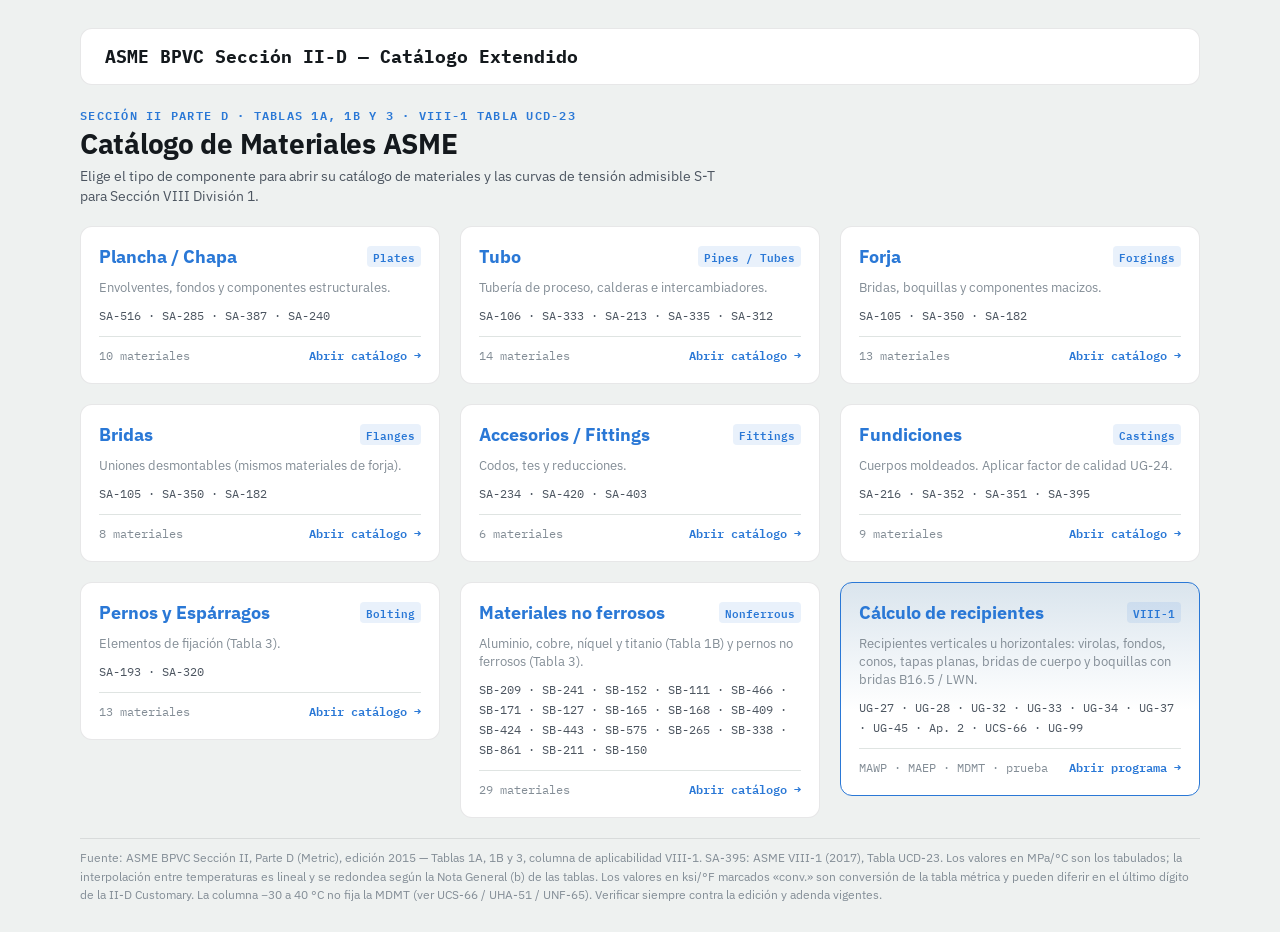
<file: index.html>
<!DOCTYPE html>
<html lang="es">
<head>
<meta charset="UTF-8">
<meta name="viewport" content="width=device-width, initial-scale=1.0">
<title>ASME BPVC Sección II-D — Catálogo de materiales</title>
<link rel="preconnect" href="https://fonts.googleapis.com">
<link rel="preconnect" href="https://fonts.gstatic.com" crossorigin>
<link rel="stylesheet" href="https://fonts.googleapis.com/css2?family=IBM+Plex+Sans:wght@400;500;600;700&family=IBM+Plex+Mono:wght@400;500;600&display=swap">
<link rel="stylesheet" href="asme.css">
</head>
<body>

<div class="wrap">
  <header>
    <div class="brand">ASME BPVC Sección II-D — Catálogo Extendido</div>
  </header>
  <div>
    <div class="eyebrow">Sección II Parte D · Tablas 1A, 1B y 3 · VIII-1 Tabla UCD-23</div>
    <h1>Catálogo de Materiales ASME</h1>
    <div class="sub">Elige el tipo de componente para abrir su catálogo de materiales y las curvas de tensión admisible S-T para Sección VIII División 1.</div>
  </div>
  <div class="grid-materiales" id="hub-grid"></div>
  <footer>
    Fuente: ASME BPVC Sección II, Parte D (Metric), edición 2015 — Tablas 1A, 1B y 3, columna de aplicabilidad VIII-1. SA-395: ASME VIII-1 (2017), Tabla UCD-23.
    Los valores en MPa/°C son los tabulados; la interpolación entre temperaturas es lineal y se redondea según la Nota General (b) de las tablas.
    Los valores en ksi/°F marcados «conv.» son conversión de la tabla métrica y pueden diferir en el último dígito de la II-D Customary.
    La columna −30 a 40 °C no fija la MDMT (ver UCS-66 / UHA-51 / UNF-65). Verificar siempre contra la edición y adenda vigentes.
  </footer>
</div>
<script src="materiales.js"></script>
<script src="asme.js"></script>
</body>
</html>
</file>
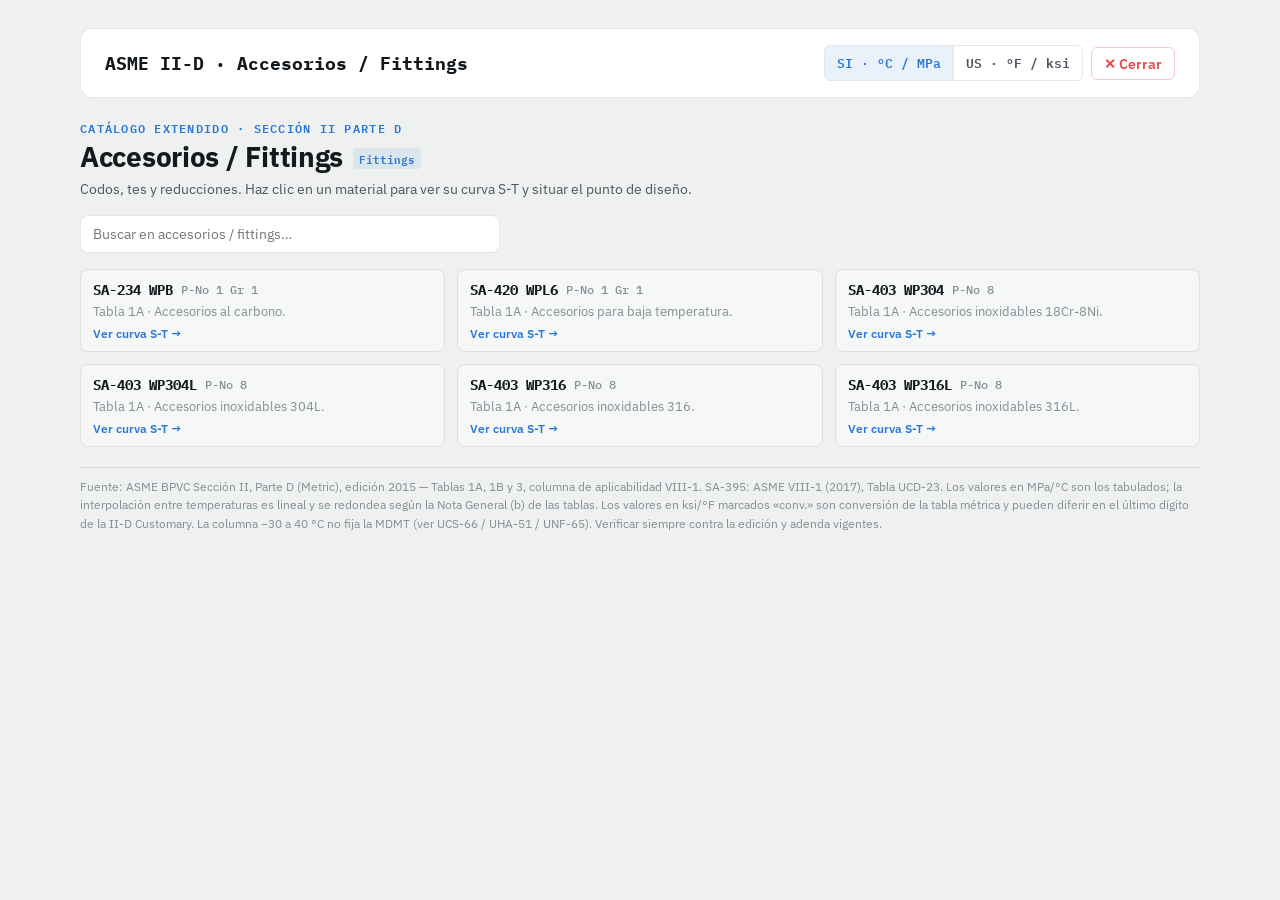
<file: accesorios.html>
<!DOCTYPE html>
<html lang="es">
<head>
<meta charset="UTF-8">
<meta name="viewport" content="width=device-width, initial-scale=1.0">
<title>Accesorios / Fittings — Materiales ASME II-D</title>
<link rel="preconnect" href="https://fonts.googleapis.com">
<link rel="preconnect" href="https://fonts.gstatic.com" crossorigin>
<link rel="stylesheet" href="https://fonts.googleapis.com/css2?family=IBM+Plex+Sans:wght@400;500;600;700&family=IBM+Plex+Mono:wght@400;500;600&display=swap">
<link rel="stylesheet" href="asme.css">
</head>
<body>

<div class="wrap">
  <header>
    <div class="brand">ASME II-D · Accesorios / Fittings</div>
    <nav>
      <span class="units" role="group" aria-label="Sistema de unidades">
        <button id="u-si" class="active" onclick="setUnits('si')">SI · °C / MPa</button>
        <button id="u-us" onclick="setUnits('us')">US · °F / ksi</button>
      </span>
      <button class="btn-cerrar" onclick="cerrarPagina()" title="Cerrar y volver a index.html">✕ Cerrar</button>
    </nav>
  </header>

  <div id="view-catalog" class="catalog-view">
    <div>
      <div class="eyebrow">Catálogo extendido · Sección II Parte D</div>
      <div class="title-row"><h1>Accesorios / Fittings</h1><span class="badge">Fittings</span></div>
      <div class="sub">Codos, tes y reducciones. Haz clic en un material para ver su curva S-T y situar el punto de diseño.</div>
    </div>
    <input class="search" id="search" type="search" placeholder="Buscar en accesorios / fittings…" aria-label="Buscar material">
    <div class="items-grid" id="catalog-grid"></div>
    <div class="empty" id="no-hits" hidden>Ningún material coincide con la búsqueda.</div>
  </div>

  <div id="view-calc" class="calc-view" hidden>
    <div>
      <div class="eyebrow">Accesorios / Fittings · Tensión máxima admisible</div>
      <h1>Punto de diseño sobre la curva S&#8209;T</h1>
      <div class="sub" id="calc-sub"></div>
    </div>
    <div class="pickers">
      <div class="field">
        <label for="sel-mat">Material</label>
        <select id="sel-mat"></select>
      </div>
    </div>
    <div class="card" id="panel"></div>
  </div>

  <footer>
    Fuente: ASME BPVC Sección II, Parte D (Metric), edición 2015 — Tablas 1A, 1B y 3, columna de aplicabilidad VIII-1. SA-395: ASME VIII-1 (2017), Tabla UCD-23.
    Los valores en MPa/°C son los tabulados; la interpolación entre temperaturas es lineal y se redondea según la Nota General (b) de las tablas.
    Los valores en ksi/°F marcados «conv.» son conversión de la tabla métrica y pueden diferir en el último dígito de la II-D Customary.
    La columna −30 a 40 °C no fija la MDMT (ver UCS-66 / UHA-51 / UNF-65). Verificar siempre contra la edición y adenda vigentes.
  </footer>
</div>
<script>window.ASME_PAGE = { cat: 'fittings' };</script>
<script src="materiales.js"></script>
<script src="asme.js"></script>
</body>
</html>
</file>
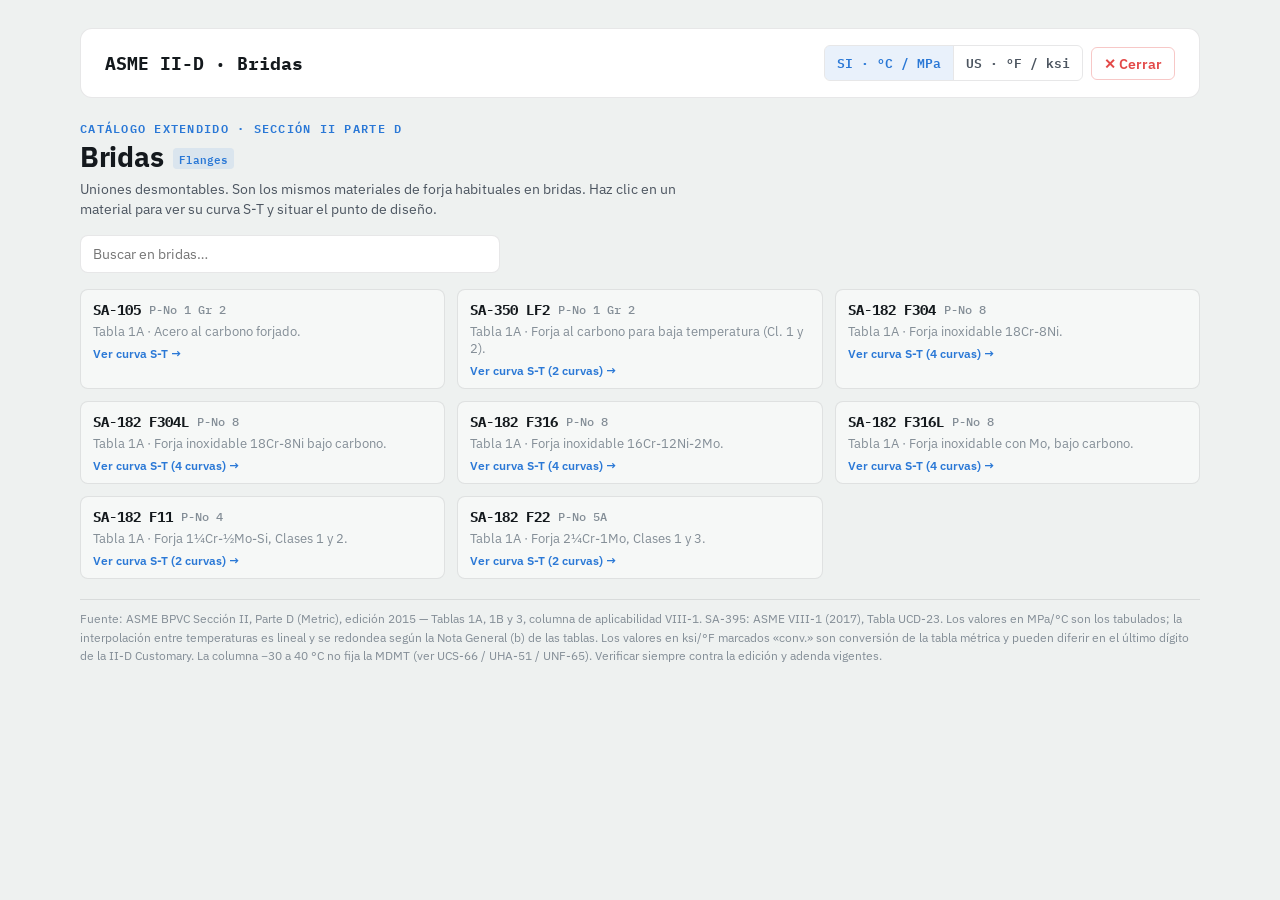
<file: bridas.html>
<!DOCTYPE html>
<html lang="es">
<head>
<meta charset="UTF-8">
<meta name="viewport" content="width=device-width, initial-scale=1.0">
<title>Bridas — Materiales ASME II-D</title>
<link rel="preconnect" href="https://fonts.googleapis.com">
<link rel="preconnect" href="https://fonts.gstatic.com" crossorigin>
<link rel="stylesheet" href="https://fonts.googleapis.com/css2?family=IBM+Plex+Sans:wght@400;500;600;700&family=IBM+Plex+Mono:wght@400;500;600&display=swap">
<link rel="stylesheet" href="asme.css">
</head>
<body>

<div class="wrap">
  <header>
    <div class="brand">ASME II-D · Bridas</div>
    <nav>
      <span class="units" role="group" aria-label="Sistema de unidades">
        <button id="u-si" class="active" onclick="setUnits('si')">SI · °C / MPa</button>
        <button id="u-us" onclick="setUnits('us')">US · °F / ksi</button>
      </span>
      <button class="btn-cerrar" onclick="cerrarPagina()" title="Cerrar y volver a index.html">✕ Cerrar</button>
    </nav>
  </header>

  <div id="view-catalog" class="catalog-view">
    <div>
      <div class="eyebrow">Catálogo extendido · Sección II Parte D</div>
      <div class="title-row"><h1>Bridas</h1><span class="badge">Flanges</span></div>
      <div class="sub">Uniones desmontables. Son los mismos materiales de forja habituales en bridas. Haz clic en un material para ver su curva S-T y situar el punto de diseño.</div>
    </div>
    <input class="search" id="search" type="search" placeholder="Buscar en bridas…" aria-label="Buscar material">
    <div class="items-grid" id="catalog-grid"></div>
    <div class="empty" id="no-hits" hidden>Ningún material coincide con la búsqueda.</div>
  </div>

  <div id="view-calc" class="calc-view" hidden>
    <div>
      <div class="eyebrow">Bridas · Tensión máxima admisible</div>
      <h1>Punto de diseño sobre la curva S&#8209;T</h1>
      <div class="sub" id="calc-sub"></div>
    </div>
    <div class="pickers">
      <div class="field">
        <label for="sel-mat">Material</label>
        <select id="sel-mat"></select>
      </div>
    </div>
    <div class="card" id="panel"></div>
  </div>

  <footer>
    Fuente: ASME BPVC Sección II, Parte D (Metric), edición 2015 — Tablas 1A, 1B y 3, columna de aplicabilidad VIII-1. SA-395: ASME VIII-1 (2017), Tabla UCD-23.
    Los valores en MPa/°C son los tabulados; la interpolación entre temperaturas es lineal y se redondea según la Nota General (b) de las tablas.
    Los valores en ksi/°F marcados «conv.» son conversión de la tabla métrica y pueden diferir en el último dígito de la II-D Customary.
    La columna −30 a 40 °C no fija la MDMT (ver UCS-66 / UHA-51 / UNF-65). Verificar siempre contra la edición y adenda vigentes.
  </footer>
</div>
<script>window.ASME_PAGE = { cat: 'bridas' };</script>
<script src="materiales.js"></script>
<script src="asme.js"></script>
</body>
</html>
</file>
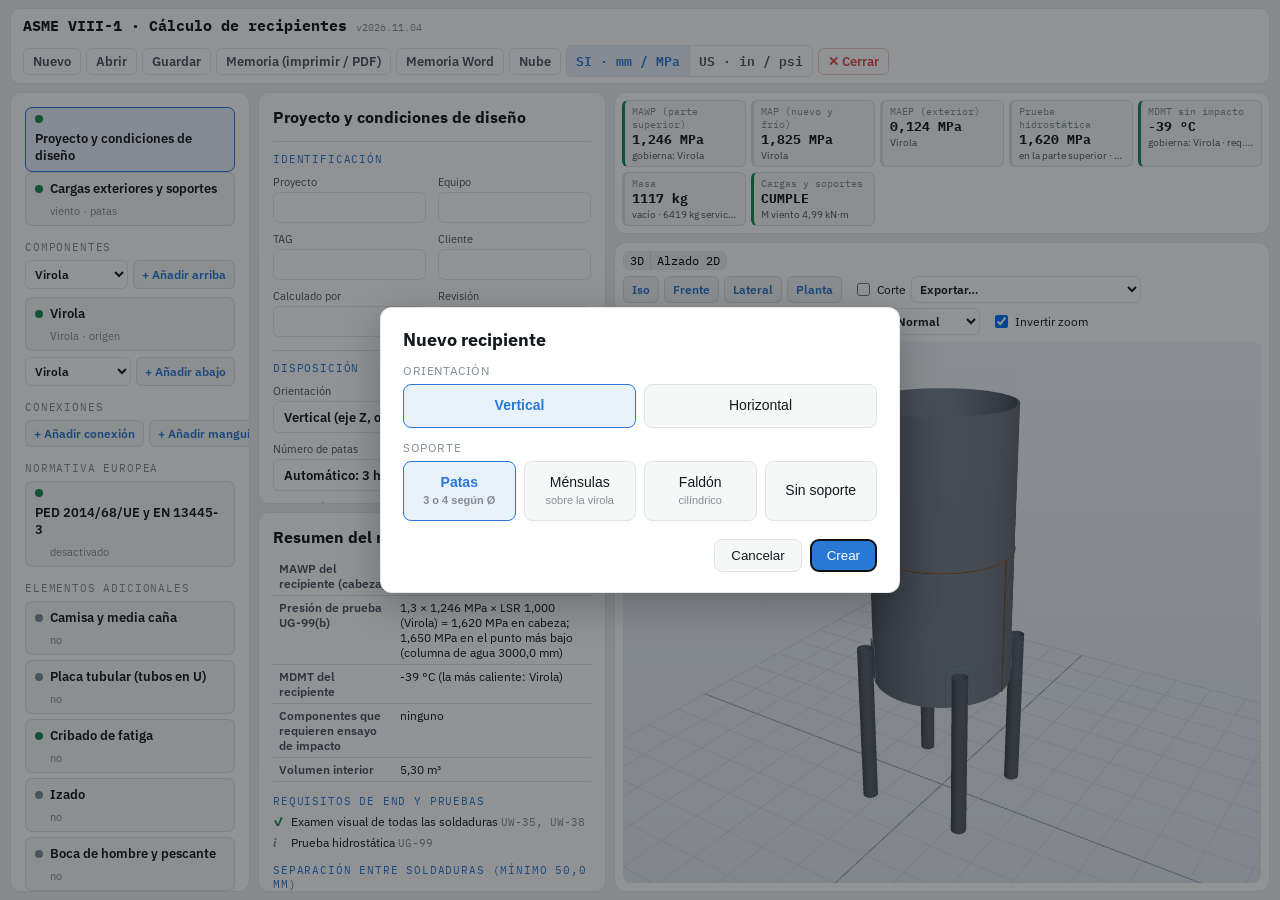
<file: calculo.html>
<!DOCTYPE html>
<html lang="es">
<head>
<meta charset="UTF-8">
<meta http-equiv="Cache-Control" content="no-cache, no-store, must-revalidate">
<meta name="viewport" content="width=device-width, initial-scale=1.0">
<title>Cálculo de recipientes — ASME VIII-1</title>
<link rel="preconnect" href="https://fonts.googleapis.com">
<link rel="preconnect" href="https://fonts.gstatic.com" crossorigin>
<link rel="stylesheet" href="https://fonts.googleapis.com/css2?family=IBM+Plex+Sans:wght@400;500;600;700&family=IBM+Plex+Mono:wght@400;500;600&display=swap">
<link rel="stylesheet" href="asme.css?v=2026.11.04">
<style>
  :root{ --ok:#1a8a55; --ko:#c93a39; --wn:#b5590b; --liq:#2a78d6; }
  @media (prefers-color-scheme: dark){ :root:not([data-theme="light"]){ --ok:#3fbf86; --ko:#e66767; --wn:#f0a959; --liq:#5aa0ee; } }
  .wrap.wide{ max-width:1500px; }
  .app{ display:grid; grid-template-columns: 270px minmax(320px, 1fr) minmax(360px, 1.15fr); gap:14px; align-items:start; }
  @media (max-width:1100px){ .app{ grid-template-columns: 1fr; } }
  .panel{ background:var(--card); border:1px solid var(--border); border-radius:12px; padding:14px; min-width:0; }
  .panel + .panel{ margin-top:14px; }
  .tree-h{ font-family:"IBM Plex Mono",monospace; font-size:10.5px; letter-spacing:.08em; text-transform:uppercase; color:var(--ink-mute); margin:14px 0 6px; }
  .node{ display:flex; align-items:center; gap:7px; width:100%; text-align:left; background:var(--card-2); border:1px solid var(--border); border-radius:7px;
    padding:7px 9px; font:inherit; font-size:13px; font-weight:600; color:var(--ink); cursor:pointer; flex-wrap:wrap; }
  .node small{ width:100%; padding-left:15px; font-weight:400; font-size:11px; color:var(--ink-mute); }
  .node.on{ border-color:var(--accent); background:var(--accent-wash); }
  .node-row{ display:flex; gap:4px; margin-bottom:5px; }
  .node-row .node{ flex:1; }
  .del{ border:1px solid var(--border); background:var(--card-2); color:var(--ink-mute); border-radius:7px; cursor:pointer; width:28px; }
  .del:hover{ color:var(--ko); border-color:var(--ko); }
  .dot{ width:8px; height:8px; border-radius:50%; background:var(--ink-mute); flex-shrink:0; }
  .dot.ok{ background:var(--ok); } .dot.ko{ background:var(--ko); }
  .addrow{ display:flex; gap:5px; margin:6px 0 8px; }
  .addrow select{ flex:1; min-width:0; font-size:12px; padding:5px; }
  .btn{ background:var(--card-2); border:1px solid var(--border); color:var(--accent); font:inherit; font-size:12.5px; font-weight:600; border-radius:6px; padding:6px 10px; cursor:pointer; white-space:nowrap; }
  .btn:hover{ border-color:var(--accent); background:var(--accent-wash); }
  .btn.sm{ font-size:11.5px; padding:5px 8px; }
  .ed-title{ font-weight:700; font-size:16px; margin-bottom:10px; display:flex; align-items:center; gap:8px; flex-wrap:wrap; }
  .fields{ display:grid; grid-template-columns: repeat(2, minmax(0,1fr)); gap:9px 12px; }
  @media (max-width:560px){ .fields{ grid-template-columns:1fr; } }
  .fld{ display:flex; flex-direction:column; gap:3px; min-width:0; }
  .fld.wide, .f-h, .f-info{ grid-column:1 / -1; }
  .fld label{ font-size:11px; color:var(--ink-2); }
  .fld label span{ color:var(--ink-mute); font-family:"IBM Plex Mono",monospace; font-size:10.5px; }
  .fld input[type=number], .fld input[type=text]{ font-family:"IBM Plex Mono",monospace; font-size:13px; padding:6px 8px; border:1px solid var(--border); border-radius:6px; background:var(--card); color:var(--ink); width:100%; }
  .fld select{ font-size:12.5px; padding:6px; }
  .fld select + select{ margin-top:4px; }
  .fld.chk{ flex-direction:row; align-items:center; gap:7px; }
  .fld.chk label{ font-size:12px; color:var(--ink); }
  .f-h{ font-family:"IBM Plex Mono",monospace; font-size:10.5px; letter-spacing:.08em; text-transform:uppercase; color:var(--accent); border-top:1px solid var(--hairline); padding-top:10px; margin-top:4px; }
  .f-note, .f-info{ font-size:11px; color:var(--ink-mute); line-height:1.4; }
  .tiles{ display:grid; grid-template-columns: repeat(auto-fill, minmax(150px,1fr)); gap:8px; }
  .tile{ background:var(--card-2); border:1px solid var(--border); border-radius:8px; padding:8px 10px; border-left:3px solid var(--border); }
  .tile.good{ border-left-color:var(--ok); } .tile.bad{ border-left-color:var(--ko); }
  .tl{ font-size:10.5px; color:var(--ink-mute); font-family:"IBM Plex Mono",monospace; }
  .tv{ font-family:"IBM Plex Mono",monospace; font-weight:700; font-size:16px; margin-top:2px; }
  .ts{ font-size:10.5px; color:var(--ink-2); margin-top:2px; line-height:1.3; }
  #sketch{ width:100%; height:auto; max-height:620px; display:block; }
  #sketch .axis{ stroke:var(--ink-mute); stroke-dasharray:8 3 2 3; stroke-width:1; }
  #sketch .wall{ fill:var(--accent-wash); stroke:var(--ink-2); stroke-width:1.2; cursor:pointer; }
  #sketch .wall.on{ fill:rgba(42,120,214,.35); stroke:var(--accent); stroke-width:2; }
  #sketch .wall.bad{ stroke:var(--ko); }
  #sketch .noz{ fill:var(--card-2); stroke:var(--ink-2); stroke-width:1.2; cursor:pointer; }
  #sketch .noz.on{ stroke:var(--accent); stroke-width:2; fill:var(--accent-wash); }
  #sketch .noz.bad{ stroke:var(--ko); }
  #sketch .fl{ stroke:var(--ink-2); stroke-width:3; }
  #sketch .tick{ stroke:var(--grid); stroke-width:1; stroke-dasharray:2 3; }
  #sketch .dim, #sketch .nzt, #sketch .axl, #sketch .liqt{ fill:var(--ink-mute); font-family:"IBM Plex Mono",monospace; font-size:10px; }
  #sketch .nzt{ fill:var(--ink); font-weight:600; }
  #sketch .axl{ font-weight:700; fill:var(--accent); font-size:12px; }
  #sketch .orig{ fill:var(--point); }
  #sketch .liq{ stroke:var(--liq); stroke-dasharray:6 3; stroke-width:1.5; }
  #sketch .liqt{ fill:var(--liq); }
  #v3d{ width:100%; height:600px; border-radius:8px; background:linear-gradient(#f4f6f9,#e3e8ee); overflow:hidden; cursor:grab; }
  @media (prefers-color-scheme: dark){ :root:not([data-theme="light"]) #v3d{ background:linear-gradient(#1d232b,#11151a); } }
  .ndlg{ position:fixed; inset:0; background:rgba(10,14,18,.45); display:flex; align-items:center; justify-content:center; z-index:1000; } .ndlg[hidden]{ display:none; }
  .ndlg-box{ background:var(--card); color:var(--ink); border:1px solid var(--border); border-radius:12px; padding:20px 22px; width:min(520px, calc(100vw - 32px)); box-shadow:0 12px 40px rgba(0,0,0,.25); }
  .ndlg-box h2{ margin:0 0 12px; font-size:18px; } .ndlg-l{ font-size:12px; color:var(--ink-mute); margin:12px 0 6px; text-transform:uppercase; letter-spacing:.05em; }
  .ndlg-row{ display:grid; grid-template-columns:repeat(auto-fit, minmax(110px, 1fr)); gap:8px; }
  .ndlg-row button{ padding:12px 8px; border:1px solid var(--hairline); border-radius:8px; background:var(--card-2); color:var(--ink); cursor:pointer; font-size:14px; line-height:1.25; } .ndlg-row button small{ display:block; font-size:11px; color:var(--ink-mute); margin-top:3px; }
  .ndlg-row button.on{ border-color:var(--accent); background:var(--accent-wash); color:var(--accent); font-weight:600; }
  .ndlg-f{ display:flex; justify-content:flex-end; gap:8px; margin-top:18px; } .ndlg-f button{ padding:8px 16px; border-radius:8px; border:1px solid var(--hairline); background:var(--card-2); color:var(--ink); cursor:pointer; } .ndlg-f .pri{ background:var(--accent); border-color:var(--accent); color:#fff; }
  .vbar{ display:flex; gap:6px; align-items:center; flex-wrap:wrap; margin-bottom:6px; } #vtools{ display:inline-flex; gap:5px; align-items:center; flex-wrap:wrap; } .vbar select.smsel{ width:auto; max-width:230px; } .vbar .vchk{ display:inline-flex; gap:4px; align-items:center; white-space:nowrap; } .vbar .units button{ font-size:12px; } .vchk{ font-size:12px; margin-left:6px; } .smsel{ font-size:11.5px; padding:4px; } .smst{ font-size:11px; color:var(--ink-mute); max-width:380px; overflow:hidden; text-overflow:ellipsis; white-space:nowrap; display:inline-block; } .xm{ font-size:11px; color:var(--ink-2); display:flex; gap:5px; align-items:center; margin-top:4px; }
  #sketch .seam{ stroke:#b86b2c; stroke-width:2; } #sketch .seam.back{ stroke-dasharray:5 4; stroke-width:1.2; } #sketch .seamt{ fill:#b86b2c; }
  #sketch .fln{ fill:var(--card-2); stroke:var(--ink-2); stroke-width:1.2; }
  #sketch .sup{ fill:var(--card-2); stroke:var(--ink-mute); stroke-width:1.1; }
  #sketch .ground{ stroke:var(--ink-2); stroke-width:2; }
  #sketch .bolt{ stroke:var(--ink-2); stroke-width:2; }
  td.okc{ color:var(--ok); font-weight:700; } td.koc{ color:var(--ko); font-weight:700; }
  .fld textarea{ font-family:"IBM Plex Mono",monospace; font-size:12px; padding:6px 8px; border:1px solid var(--border); border-radius:6px; background:var(--card); color:var(--ink); width:100%; resize:vertical; }
  .checks{ list-style:none; padding:0; margin:6px 0; display:flex; flex-direction:column; gap:4px; }
  .checks li{ font-size:12px; line-height:1.4; padding-left:18px; position:relative; }
  .checks li::before{ position:absolute; left:0; top:0; font-weight:700; }
  .checks li.ok::before{ content:"✓"; color:var(--ok); } .checks li.ko::before{ content:"✕"; color:var(--ko); }
  .checks li.warn::before{ content:"!"; color:var(--wn); } .checks li.info::before{ content:"i"; color:var(--ink-mute); font-style:italic; }
  .checks li.ko{ color:var(--ko); }
  .ref{ font-family:"IBM Plex Mono",monospace; font-size:10.5px; color:var(--ink-mute); }
  .st-h{ font-family:"IBM Plex Mono",monospace; font-size:10.5px; letter-spacing:.08em; text-transform:uppercase; color:var(--accent); margin:12px 0 4px; }
  table.steps, table.kv{ width:100%; border-collapse:collapse; font-size:11.5px; }
  table.steps th, table.steps td, table.kv th, table.kv td{ border-bottom:1px solid var(--hairline); padding:4px 6px; text-align:left; vertical-align:top; }
  table.steps th{ font-family:"IBM Plex Mono",monospace; font-size:10px; color:var(--ink-mute); font-weight:600; }
  table.steps td.num{ font-family:"IBM Plex Mono",monospace; white-space:nowrap; text-align:right; }
  table.kv th{ width:38%; color:var(--ink-2); font-weight:600; }
  .pill{ font-family:"IBM Plex Mono",monospace; font-size:10.5px; padding:2px 7px; border-radius:4px; }
  .pill.ok{ background:rgba(26,138,85,.14); color:var(--ok); } .pill.ko{ background:rgba(201,58,57,.14); color:var(--ko); }
  .bad{ color:var(--ko); }
  #memoria{ display:none; }
  /* ---------- página de trabajo a pantalla completa, sin desplazamiento general ---------- */
  @media (min-width:1101px){
    body.calcpage{ padding:0; height:100vh; overflow:hidden; }
    body.calcpage .wrap.wide{ max-width:none; height:100vh; padding:8px 10px; gap:8px; }
    body.calcpage header{ padding:6px 12px; border-radius:9px; flex:0 0 auto; }
    body.calcpage header .brand{ font-size:.95rem; }
    body.calcpage nav{ gap:5px; } body.calcpage nav button{ font-size:.8rem; padding:4px 9px; }
    body.calcpage .app{ flex:1 1 auto; min-height:0; grid-template-columns:240px minmax(340px,.9fr) minmax(460px,1.7fr); gap:8px; align-items:stretch; }
    body.calcpage .app > aside, body.calcpage .app > section{ min-height:0; height:100%; }
    body.calcpage #tree{ overflow:auto; }
    body.calcpage .app > section{ display:flex; flex-direction:column; gap:8px; }
    body.calcpage .app > section > .panel{ margin-top:0; }
    body.calcpage #editor{ flex:1 1 52%; min-height:120px; overflow:auto; }
    body.calcpage #result{ flex:1 1 48%; min-height:120px; overflow:auto; }
    body.calcpage .app > section:last-child > .panel:first-child{ flex:0 0 auto; padding:7px; max-height:30%; overflow:auto; }
    body.calcpage #viewer{ flex:1 1 auto; min-height:0; display:flex; flex-direction:column; padding:8px; }
    body.calcpage #v3d{ flex:1 1 auto; height:auto; min-height:200px; position:relative; }
    body.calcpage #v3d canvas{ position:absolute; inset:0; }
    body.calcpage #sketch{ flex:1 1 auto; min-height:0; max-height:none; height:100%; }
    body.calcpage .vhelp{ display:none; }
  }
  .tiles{ grid-template-columns:repeat(auto-fill, minmax(118px,1fr)); gap:5px; }
  .tile{ padding:4px 7px; border-radius:6px; }
  .tl{ font-size:9.5px; } .tv{ font-size:13px; margin-top:0; } .ts{ font-size:9.5px; line-height:1.25; white-space:nowrap; overflow:hidden; text-overflow:ellipsis; }
  #warns .checks{ margin:4px 0 0; } #warns .checks li{ font-size:11px; }
  .tw{ overflow-x:auto; } table.steps.wide{ min-width:860px; } table.steps.wide td{ white-space:normal; }
  @media print{ table.steps.wide{ min-width:0; } }
  .plano svg{ border:1px solid var(--border); border-radius:6px; }
  #result table.steps td{ word-break:break-word; }
  .m-cover .m-t{ font-size:22px; font-weight:700; } .m-cover .m-s{ font-size:13px; margin:4px 0 14px; }
  .m-cover table{ width:100%; border-collapse:collapse; margin:8px 0; } .m-cover th, .m-cover td{ border:1px solid #999; padding:4px 6px; text-align:left; font-size:11px; }
  .m-cover th{ background:#eef2f7; width:16%; } .m-st{ font-weight:700; margin-top:12px; } .m-sign tr.sg td{ height:46px; } .m-toc{ font-size:11.5px; } .m-toc ol{ font-size:10.5px; }
  @media print{
    @page{ size:A4; margin:14mm 12mm; }
    body{ background:#fff; color:#000; padding:0; }
    .wrap > *:not(#memoria){ display:none !important; }
    #memoria{ display:block; font-size:10.5px; color:#000; }
    #memoria h2{ font-size:14px; margin:16px 0 6px; border-bottom:1.5px solid #000; padding-bottom:3px; }
    #memoria h3{ font-size:12px; margin:12px 0 4px; break-after:avoid; }
    #memoria table{ break-inside:auto; } #memoria tr{ break-inside:avoid; }
    #memoria .m-cover{ break-after:page; } #memoria h2{ break-before:auto; }
    #memoria .m-head{ display:flex; justify-content:space-between; border-bottom:2px solid #000; padding-bottom:6px; }
    #memoria .m-t{ font-weight:700; font-size:15px; } #memoria .m-s{ font-size:12px; margin-top:3px; } #memoria .m-r{ text-align:right; font-size:10px; }
    #memoria .m-sk{ text-align:center; margin:8px 0; display:flex; gap:8px; justify-content:center; align-items:center; } #memoria img.m3d{ max-height:330px; max-width:60%; } #memoria svg.msk .fln{ fill:#fff; stroke:#333; } #memoria svg.msk{ max-height:330px; width:auto; max-width:100%; }
    #memoria svg.msk .wall{ fill:#e8f0fb; stroke:#333; } #memoria svg.msk .noz{ fill:#fff; stroke:#333; } #memoria svg.msk text{ fill:#333; font-family:monospace; font-size:10px; }
    #memoria svg.msk .axis{ stroke:#888; stroke-dasharray:8 3 2 3; } #memoria svg.msk .tick{ stroke:#ccc; stroke-dasharray:2 3; } #memoria svg.msk .fl{ stroke:#333; stroke-width:3; } #memoria svg.msk .liq{ stroke:#2a78d6; stroke-dasharray:6 3; } #memoria svg.msk .sup{ fill:#eee; stroke:#555; } #memoria svg.msk .ground, #memoria svg.msk .bolt{ stroke:#333; stroke-width:2; }
    #memoria .ref{ color:#444; } #memoria .checks li.ko{ color:#000; font-weight:700; }
    #memoria table.steps th, #memoria table.steps td, #memoria table.kv th, #memoria table.kv td{ border-bottom:1px solid #bbb; color:#000; }
  }
</style>
</head>
<body class="calcpage">
<div class="wrap wide">
  <header>
    <div class="brand">ASME VIII-1 · Cálculo de recipientes <span style="font-size:10px;color:var(--ink-mute);font-weight:400">v2026.11.04</span></div>
    <nav>
      <button onclick="APP.nuevo()">Nuevo</button>
      <button onclick="APP.abrir()">Abrir</button>
      <button onclick="APP.guardar()">Guardar</button>
      <button onclick="APP.memoria()">Memoria (imprimir / PDF)</button>
      <button onclick="APP.docx()">Memoria Word</button>
      <button onclick="APP.nube()">Nube</button>
      <span class="units" role="group" aria-label="Sistema de unidades">
        <button id="u-si" onclick="APP.setUnits('si')">SI · mm / MPa</button>
        <button id="u-us" onclick="APP.setUnits('us')">US · in / psi</button>
      </span>
      <button class="btn-cerrar" onclick="APP.cerrar()" title="Cerrar y volver a index.html">✕ Cerrar</button>
    </nav>
  </header>

  <div id="nuevoDlg" class="ndlg" hidden>
    <div class="ndlg-box" role="dialog" aria-modal="true" aria-labelledby="ndlg-t">
      <h2 id="ndlg-t">Nuevo recipiente</h2>
      <div class="ndlg-l">Orientación</div>
      <div class="ndlg-row" id="ndlg-or">
        <button type="button" data-o="V" class="on">Vertical</button>
        <button type="button" data-o="H">Horizontal</button>
      </div>
      <div class="ndlg-l">Soporte</div>
      <div class="ndlg-row" id="ndlg-sp"></div>
      <div class="ndlg-f"><button type="button" id="ndlg-x">Cancelar</button><button type="button" id="ndlg-ok" class="pri">Crear</button></div>
    </div>
  </div>
  <input type="file" id="file" accept=".json,application/json" hidden>

  <div class="app">
    <aside class="panel" id="tree"></aside>
    <section>
      <div class="panel" id="editor"></div>
      <div class="panel" id="result"></div>
    </section>
    <section>
      <div class="panel">
        <div class="tiles" id="summary"></div>
        <div id="warns"></div>
      </div>
      <div class="panel" id="viewer">
        <div class="vbar">
          <span class="units" role="group" aria-label="Vista"><button id="bt3d" onclick="APP.view('v3d')">3D</button><button id="bt2d" onclick="APP.view('2d')">Alzado 2D</button></span>
          <span id="vtools"><button class="btn sm" onclick="APP.fit()">Iso</button><button class="btn sm" onclick="APP.fit('front')">Frente</button><button class="btn sm" onclick="APP.fit('side')">Lateral</button><button class="btn sm" onclick="APP.fit('top')">Planta</button>
          <label class="vchk"><input type="checkbox" onchange="APP.clip(this.checked)"> Corte</label>
          <select id="exsel" class="smsel" onchange="APP.exportCAD(this.value)" title="Exportar el modelo">
            <option value="">Exportar…</option>
            <option value="step">STEP AP214 · ensamblaje B-rep (.stp)</option>
            <option value="inv">Inventor · regla iLogic → .iam + .ipt</option>
            <option value="sw">SolidWorks · macro VBA → .sldasm + .sldprt</option>
            <option value="stl">STL · malla (.stl)</option>
            <option value="dxf2">DXF 2D · alzado por capas (.dxf)</option>
            <option value="dxf3">DXF 3D · mallas 3DFACE (.dxf)</option>
          </select>
          <label class="vchk" title="Tipo de soporte del recipiente">Soporte <select id="supsel" class="smsel" onchange="APP.setSupport(this.value)"></select></label>
          <button class="btn sm" onclick="APP.sm()" title="Conectar un ratón 3D 3Dconnexion (WebHID, Chrome/Edge)">Ratón 3D</button>
          <select id="smsens" class="smsel" onchange="APP.smSens(this.value)" title="Sensibilidad del ratón 3D"><option value="0.5">Lenta</option><option value="1">Normal</option><option value="2">Rápida</option><option value="4">Muy rápida</option></select>
          <label class="vchk"><input type="checkbox" id="sminv" onchange="APP.smInv(this.checked)"> Invertir zoom</label>
          <span id="smst" class="smst"></span></span>
        </div>
        <div id="v3d" aria-label="Visor 3D del recipiente"></div>
        <svg id="sketch" viewBox="0 0 380 560" role="img" aria-label="Esquema del recipiente"></svg>
        <div class="f-note vhelp">3D: arrastrar para girar, rueda para zoom, botón derecho para desplazar; clic en una pieza para seleccionarla. Ratón 3D (SpaceMouse): empujar/tirar acerca y aleja, desplazar mueve la vista, inclinar/girar rota; botón 1 = Iso, botón 2 = Frente. Exportar CAD: Inventor → Herramientas › iLogic › Explorador de iLogic › Reglas externas › Añadir regla externa y Ejecutar; SolidWorks → Herramientas › Macro › Nueva, en el editor VBA Archivo › Importar archivo (.bas) y ejecutar Main. Se crean en Documentos\\TAG.</div>
      </div>
    </section>
  </div>


  <div id="memoria"></div>
</div>
<script src="materiales.js?v=2026.11.04"></script>
<script src="normas.js?v=2026.11.04"></script>
<script src="motor.js?v=2026.11.04"></script>
<script src="lib/three.min.js"></script>
<script src="lib/OrbitControls.js"></script>
<script src="visor3d.js?v=2026.11.04"></script>
<script src="export3d.js?v=2026.11.04"></script>
<script src="plano.js?v=2026.11.04"></script>
<script src="docx.js?v=2026.11.04"></script>
<script src="nube.js?v=2026.11.04"></script>
<script src="calc-ext.js?v=2026.11.04"></script>
<script src="calculo.js?v=2026.11.04"></script>
</body>
</html>
</file>
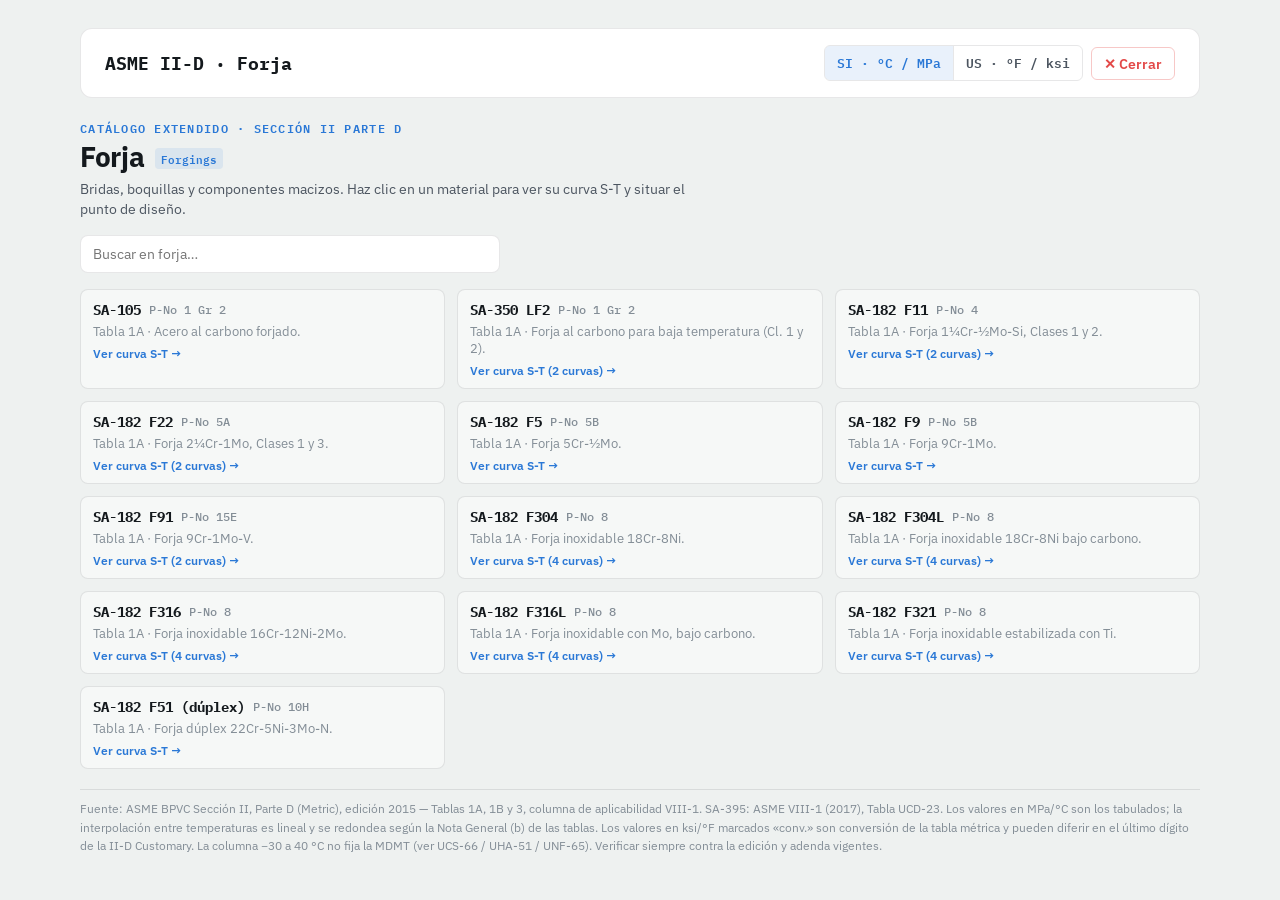
<file: forja.html>
<!DOCTYPE html>
<html lang="es">
<head>
<meta charset="UTF-8">
<meta name="viewport" content="width=device-width, initial-scale=1.0">
<title>Forja — Materiales ASME II-D</title>
<link rel="preconnect" href="https://fonts.googleapis.com">
<link rel="preconnect" href="https://fonts.gstatic.com" crossorigin>
<link rel="stylesheet" href="https://fonts.googleapis.com/css2?family=IBM+Plex+Sans:wght@400;500;600;700&family=IBM+Plex+Mono:wght@400;500;600&display=swap">
<link rel="stylesheet" href="asme.css">
</head>
<body>

<div class="wrap">
  <header>
    <div class="brand">ASME II-D · Forja</div>
    <nav>
      <span class="units" role="group" aria-label="Sistema de unidades">
        <button id="u-si" class="active" onclick="setUnits('si')">SI · °C / MPa</button>
        <button id="u-us" onclick="setUnits('us')">US · °F / ksi</button>
      </span>
      <button class="btn-cerrar" onclick="cerrarPagina()" title="Cerrar y volver a index.html">✕ Cerrar</button>
    </nav>
  </header>

  <div id="view-catalog" class="catalog-view">
    <div>
      <div class="eyebrow">Catálogo extendido · Sección II Parte D</div>
      <div class="title-row"><h1>Forja</h1><span class="badge">Forgings</span></div>
      <div class="sub">Bridas, boquillas y componentes macizos. Haz clic en un material para ver su curva S-T y situar el punto de diseño.</div>
    </div>
    <input class="search" id="search" type="search" placeholder="Buscar en forja…" aria-label="Buscar material">
    <div class="items-grid" id="catalog-grid"></div>
    <div class="empty" id="no-hits" hidden>Ningún material coincide con la búsqueda.</div>
  </div>

  <div id="view-calc" class="calc-view" hidden>
    <div>
      <div class="eyebrow">Forja · Tensión máxima admisible</div>
      <h1>Punto de diseño sobre la curva S&#8209;T</h1>
      <div class="sub" id="calc-sub"></div>
    </div>
    <div class="pickers">
      <div class="field">
        <label for="sel-mat">Material</label>
        <select id="sel-mat"></select>
      </div>
    </div>
    <div class="card" id="panel"></div>
  </div>

  <footer>
    Fuente: ASME BPVC Sección II, Parte D (Metric), edición 2015 — Tablas 1A, 1B y 3, columna de aplicabilidad VIII-1. SA-395: ASME VIII-1 (2017), Tabla UCD-23.
    Los valores en MPa/°C son los tabulados; la interpolación entre temperaturas es lineal y se redondea según la Nota General (b) de las tablas.
    Los valores en ksi/°F marcados «conv.» son conversión de la tabla métrica y pueden diferir en el último dígito de la II-D Customary.
    La columna −30 a 40 °C no fija la MDMT (ver UCS-66 / UHA-51 / UNF-65). Verificar siempre contra la edición y adenda vigentes.
  </footer>
</div>
<script>window.ASME_PAGE = { cat: 'forja' };</script>
<script src="materiales.js"></script>
<script src="asme.js"></script>
</body>
</html>
</file>
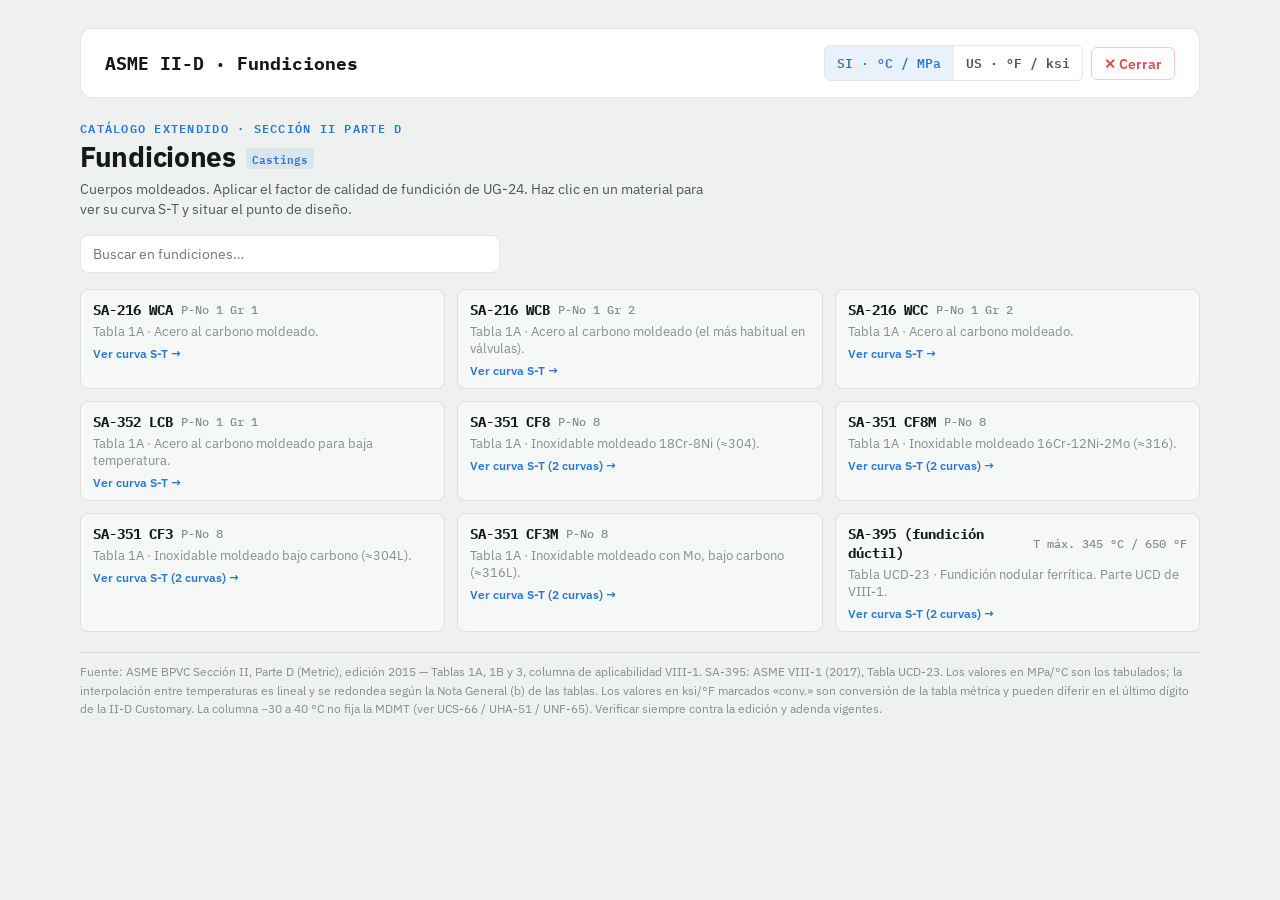
<file: fundiciones.html>
<!DOCTYPE html>
<html lang="es">
<head>
<meta charset="UTF-8">
<meta name="viewport" content="width=device-width, initial-scale=1.0">
<title>Fundiciones — Materiales ASME II-D</title>
<link rel="preconnect" href="https://fonts.googleapis.com">
<link rel="preconnect" href="https://fonts.gstatic.com" crossorigin>
<link rel="stylesheet" href="https://fonts.googleapis.com/css2?family=IBM+Plex+Sans:wght@400;500;600;700&family=IBM+Plex+Mono:wght@400;500;600&display=swap">
<link rel="stylesheet" href="asme.css">
</head>
<body>

<div class="wrap">
  <header>
    <div class="brand">ASME II-D · Fundiciones</div>
    <nav>
      <span class="units" role="group" aria-label="Sistema de unidades">
        <button id="u-si" class="active" onclick="setUnits('si')">SI · °C / MPa</button>
        <button id="u-us" onclick="setUnits('us')">US · °F / ksi</button>
      </span>
      <button class="btn-cerrar" onclick="cerrarPagina()" title="Cerrar y volver a index.html">✕ Cerrar</button>
    </nav>
  </header>

  <div id="view-catalog" class="catalog-view">
    <div>
      <div class="eyebrow">Catálogo extendido · Sección II Parte D</div>
      <div class="title-row"><h1>Fundiciones</h1><span class="badge">Castings</span></div>
      <div class="sub">Cuerpos moldeados. Aplicar el factor de calidad de fundición de UG-24. Haz clic en un material para ver su curva S-T y situar el punto de diseño.</div>
    </div>
    <input class="search" id="search" type="search" placeholder="Buscar en fundiciones…" aria-label="Buscar material">
    <div class="items-grid" id="catalog-grid"></div>
    <div class="empty" id="no-hits" hidden>Ningún material coincide con la búsqueda.</div>
  </div>

  <div id="view-calc" class="calc-view" hidden>
    <div>
      <div class="eyebrow">Fundiciones · Tensión máxima admisible</div>
      <h1>Punto de diseño sobre la curva S&#8209;T</h1>
      <div class="sub" id="calc-sub"></div>
    </div>
    <div class="pickers">
      <div class="field">
        <label for="sel-mat">Material</label>
        <select id="sel-mat"></select>
      </div>
    </div>
    <div class="card" id="panel"></div>
  </div>

  <footer>
    Fuente: ASME BPVC Sección II, Parte D (Metric), edición 2015 — Tablas 1A, 1B y 3, columna de aplicabilidad VIII-1. SA-395: ASME VIII-1 (2017), Tabla UCD-23.
    Los valores en MPa/°C son los tabulados; la interpolación entre temperaturas es lineal y se redondea según la Nota General (b) de las tablas.
    Los valores en ksi/°F marcados «conv.» son conversión de la tabla métrica y pueden diferir en el último dígito de la II-D Customary.
    La columna −30 a 40 °C no fija la MDMT (ver UCS-66 / UHA-51 / UNF-65). Verificar siempre contra la edición y adenda vigentes.
  </footer>
</div>
<script>window.ASME_PAGE = { cat: 'fundicion' };</script>
<script src="materiales.js"></script>
<script src="asme.js"></script>
</body>
</html>
</file>
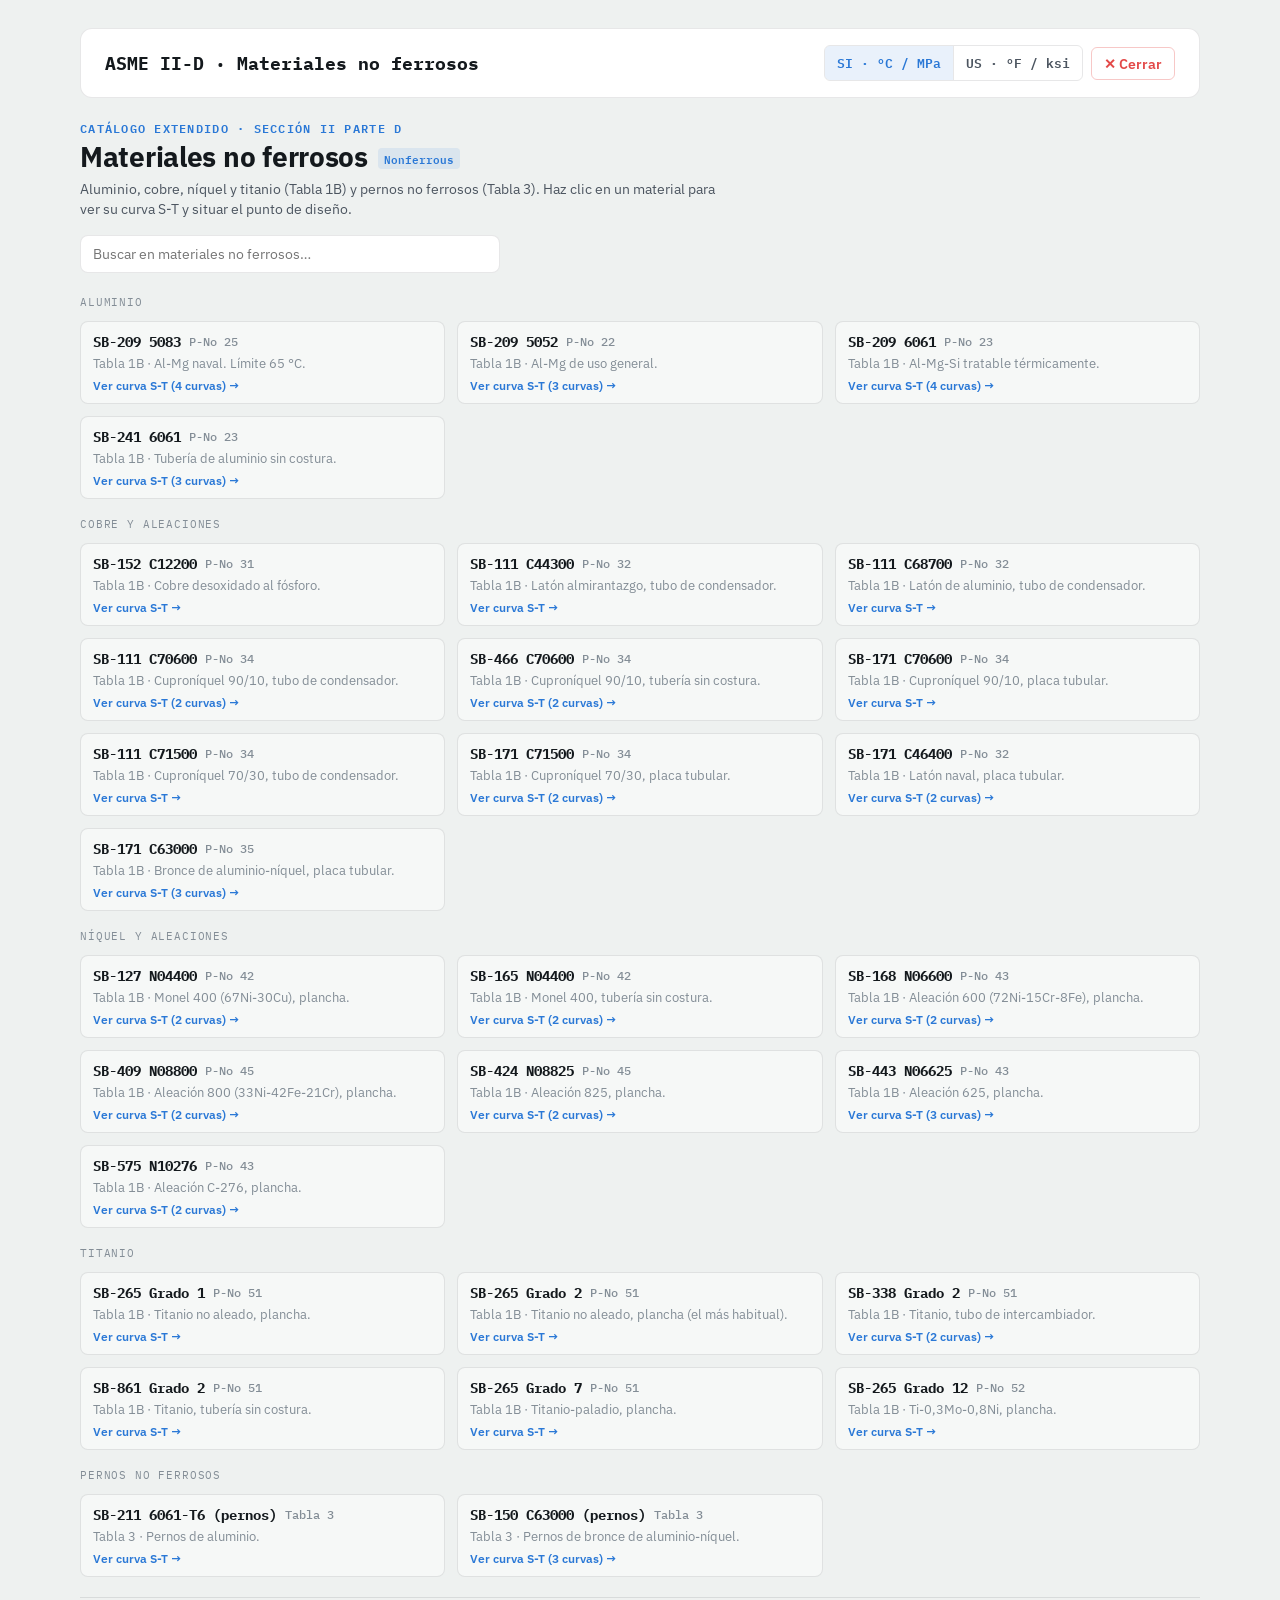
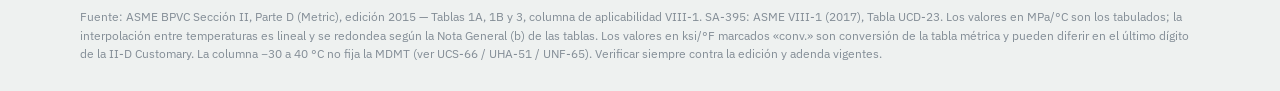
<file: no-ferrosos.html>
<!DOCTYPE html>
<html lang="es">
<head>
<meta charset="UTF-8">
<meta name="viewport" content="width=device-width, initial-scale=1.0">
<title>Materiales no ferrosos — Materiales ASME II-D</title>
<link rel="preconnect" href="https://fonts.googleapis.com">
<link rel="preconnect" href="https://fonts.gstatic.com" crossorigin>
<link rel="stylesheet" href="https://fonts.googleapis.com/css2?family=IBM+Plex+Sans:wght@400;500;600;700&family=IBM+Plex+Mono:wght@400;500;600&display=swap">
<link rel="stylesheet" href="asme.css">
</head>
<body>

<div class="wrap">
  <header>
    <div class="brand">ASME II-D · Materiales no ferrosos</div>
    <nav>
      <span class="units" role="group" aria-label="Sistema de unidades">
        <button id="u-si" class="active" onclick="setUnits('si')">SI · °C / MPa</button>
        <button id="u-us" onclick="setUnits('us')">US · °F / ksi</button>
      </span>
      <button class="btn-cerrar" onclick="cerrarPagina()" title="Cerrar y volver a index.html">✕ Cerrar</button>
    </nav>
  </header>

  <div id="view-catalog" class="catalog-view">
    <div>
      <div class="eyebrow">Catálogo extendido · Sección II Parte D</div>
      <div class="title-row"><h1>Materiales no ferrosos</h1><span class="badge">Nonferrous</span></div>
      <div class="sub">Aluminio, cobre, níquel y titanio (Tabla 1B) y pernos no ferrosos (Tabla 3). Haz clic en un material para ver su curva S-T y situar el punto de diseño.</div>
    </div>
    <input class="search" id="search" type="search" placeholder="Buscar en materiales no ferrosos…" aria-label="Buscar material">
    <div class="items-grid" id="catalog-grid"></div>
    <div class="empty" id="no-hits" hidden>Ningún material coincide con la búsqueda.</div>
  </div>

  <div id="view-calc" class="calc-view" hidden>
    <div>
      <div class="eyebrow">Materiales no ferrosos · Tensión máxima admisible</div>
      <h1>Punto de diseño sobre la curva S&#8209;T</h1>
      <div class="sub" id="calc-sub"></div>
    </div>
    <div class="pickers">
      <div class="field">
        <label for="sel-mat">Material</label>
        <select id="sel-mat"></select>
      </div>
    </div>
    <div class="card" id="panel"></div>
  </div>

  <footer>
    Fuente: ASME BPVC Sección II, Parte D (Metric), edición 2015 — Tablas 1A, 1B y 3, columna de aplicabilidad VIII-1. SA-395: ASME VIII-1 (2017), Tabla UCD-23.
    Los valores en MPa/°C son los tabulados; la interpolación entre temperaturas es lineal y se redondea según la Nota General (b) de las tablas.
    Los valores en ksi/°F marcados «conv.» son conversión de la tabla métrica y pueden diferir en el último dígito de la II-D Customary.
    La columna −30 a 40 °C no fija la MDMT (ver UCS-66 / UHA-51 / UNF-65). Verificar siempre contra la edición y adenda vigentes.
  </footer>
</div>
<script>window.ASME_PAGE = { cat: 'noferrosos' };</script>
<script src="materiales.js"></script>
<script src="asme.js"></script>
</body>
</html>
</file>
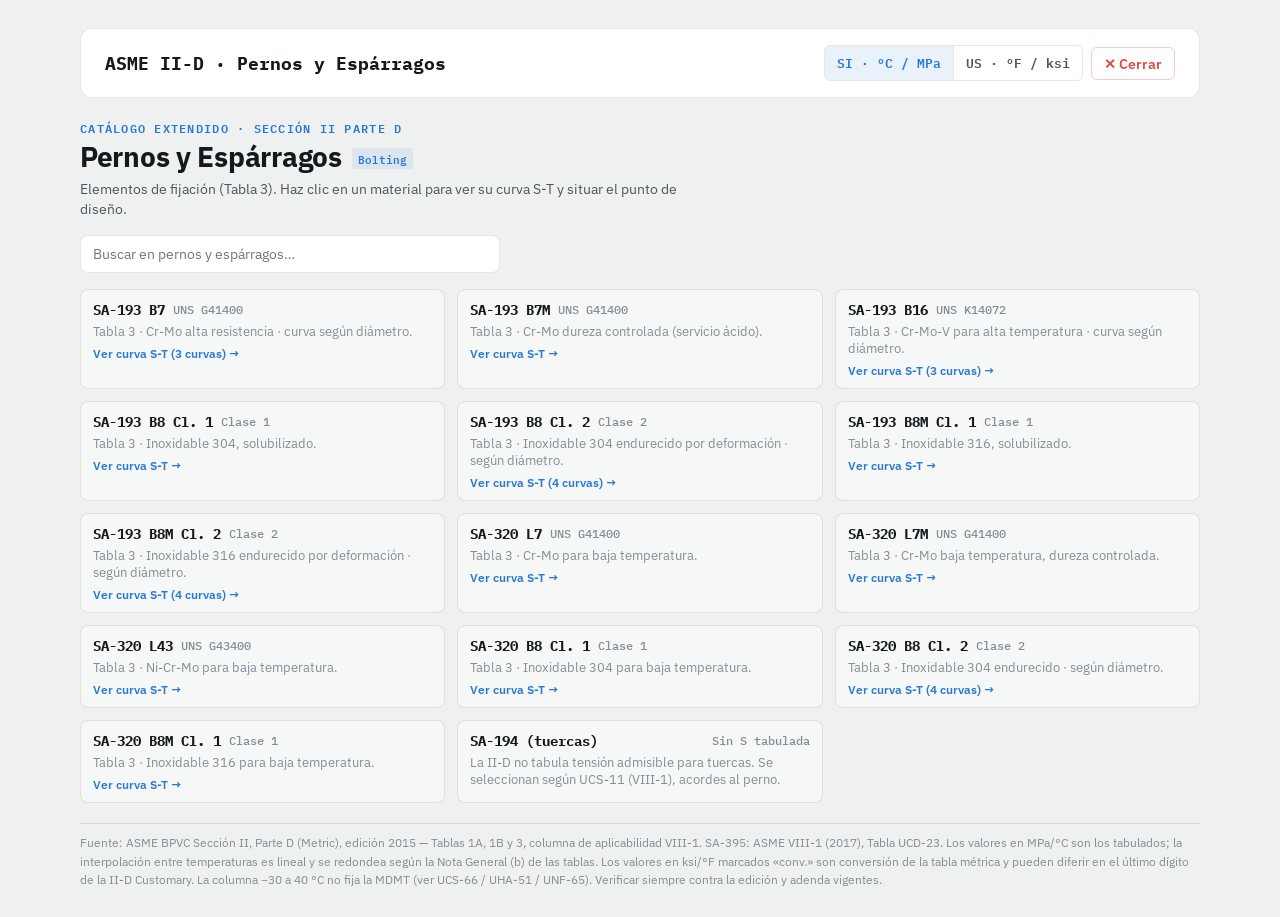
<file: pernos.html>
<!DOCTYPE html>
<html lang="es">
<head>
<meta charset="UTF-8">
<meta name="viewport" content="width=device-width, initial-scale=1.0">
<title>Pernos y Espárragos — Materiales ASME II-D</title>
<link rel="preconnect" href="https://fonts.googleapis.com">
<link rel="preconnect" href="https://fonts.gstatic.com" crossorigin>
<link rel="stylesheet" href="https://fonts.googleapis.com/css2?family=IBM+Plex+Sans:wght@400;500;600;700&family=IBM+Plex+Mono:wght@400;500;600&display=swap">
<link rel="stylesheet" href="asme.css">
</head>
<body>

<div class="wrap">
  <header>
    <div class="brand">ASME II-D · Pernos y Espárragos</div>
    <nav>
      <span class="units" role="group" aria-label="Sistema de unidades">
        <button id="u-si" class="active" onclick="setUnits('si')">SI · °C / MPa</button>
        <button id="u-us" onclick="setUnits('us')">US · °F / ksi</button>
      </span>
      <button class="btn-cerrar" onclick="cerrarPagina()" title="Cerrar y volver a index.html">✕ Cerrar</button>
    </nav>
  </header>

  <div id="view-catalog" class="catalog-view">
    <div>
      <div class="eyebrow">Catálogo extendido · Sección II Parte D</div>
      <div class="title-row"><h1>Pernos y Espárragos</h1><span class="badge">Bolting</span></div>
      <div class="sub">Elementos de fijación (Tabla 3). Haz clic en un material para ver su curva S-T y situar el punto de diseño.</div>
    </div>
    <input class="search" id="search" type="search" placeholder="Buscar en pernos y espárragos…" aria-label="Buscar material">
    <div class="items-grid" id="catalog-grid"></div>
    <div class="empty" id="no-hits" hidden>Ningún material coincide con la búsqueda.</div>
  </div>

  <div id="view-calc" class="calc-view" hidden>
    <div>
      <div class="eyebrow">Pernos y Espárragos · Tensión máxima admisible</div>
      <h1>Punto de diseño sobre la curva S&#8209;T</h1>
      <div class="sub" id="calc-sub"></div>
    </div>
    <div class="pickers">
      <div class="field">
        <label for="sel-mat">Material</label>
        <select id="sel-mat"></select>
      </div>
    </div>
    <div class="card" id="panel"></div>
  </div>

  <footer>
    Fuente: ASME BPVC Sección II, Parte D (Metric), edición 2015 — Tablas 1A, 1B y 3, columna de aplicabilidad VIII-1. SA-395: ASME VIII-1 (2017), Tabla UCD-23.
    Los valores en MPa/°C son los tabulados; la interpolación entre temperaturas es lineal y se redondea según la Nota General (b) de las tablas.
    Los valores en ksi/°F marcados «conv.» son conversión de la tabla métrica y pueden diferir en el último dígito de la II-D Customary.
    La columna −30 a 40 °C no fija la MDMT (ver UCS-66 / UHA-51 / UNF-65). Verificar siempre contra la edición y adenda vigentes.
  </footer>
</div>
<script>window.ASME_PAGE = { cat: 'pernos' };</script>
<script src="materiales.js"></script>
<script src="asme.js"></script>
</body>
</html>
</file>
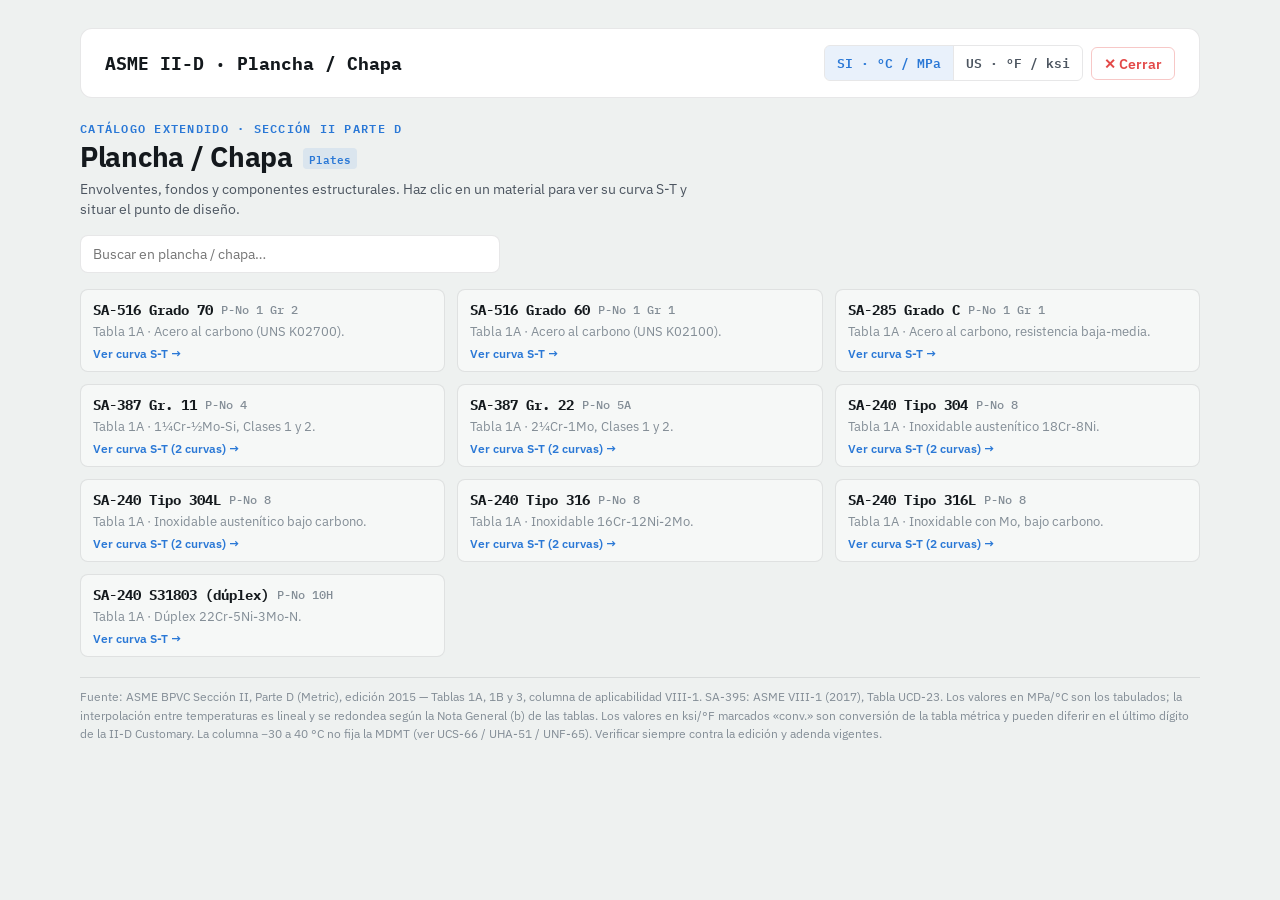
<file: plancha.html>
<!DOCTYPE html>
<html lang="es">
<head>
<meta charset="UTF-8">
<meta name="viewport" content="width=device-width, initial-scale=1.0">
<title>Plancha / Chapa — Materiales ASME II-D</title>
<link rel="preconnect" href="https://fonts.googleapis.com">
<link rel="preconnect" href="https://fonts.gstatic.com" crossorigin>
<link rel="stylesheet" href="https://fonts.googleapis.com/css2?family=IBM+Plex+Sans:wght@400;500;600;700&family=IBM+Plex+Mono:wght@400;500;600&display=swap">
<link rel="stylesheet" href="asme.css">
</head>
<body>

<div class="wrap">
  <header>
    <div class="brand">ASME II-D · Plancha / Chapa</div>
    <nav>
      <span class="units" role="group" aria-label="Sistema de unidades">
        <button id="u-si" class="active" onclick="setUnits('si')">SI · °C / MPa</button>
        <button id="u-us" onclick="setUnits('us')">US · °F / ksi</button>
      </span>
      <button class="btn-cerrar" onclick="cerrarPagina()" title="Cerrar y volver a index.html">✕ Cerrar</button>
    </nav>
  </header>

  <div id="view-catalog" class="catalog-view">
    <div>
      <div class="eyebrow">Catálogo extendido · Sección II Parte D</div>
      <div class="title-row"><h1>Plancha / Chapa</h1><span class="badge">Plates</span></div>
      <div class="sub">Envolventes, fondos y componentes estructurales. Haz clic en un material para ver su curva S-T y situar el punto de diseño.</div>
    </div>
    <input class="search" id="search" type="search" placeholder="Buscar en plancha / chapa…" aria-label="Buscar material">
    <div class="items-grid" id="catalog-grid"></div>
    <div class="empty" id="no-hits" hidden>Ningún material coincide con la búsqueda.</div>
  </div>

  <div id="view-calc" class="calc-view" hidden>
    <div>
      <div class="eyebrow">Plancha / Chapa · Tensión máxima admisible</div>
      <h1>Punto de diseño sobre la curva S&#8209;T</h1>
      <div class="sub" id="calc-sub"></div>
    </div>
    <div class="pickers">
      <div class="field">
        <label for="sel-mat">Material</label>
        <select id="sel-mat"></select>
      </div>
    </div>
    <div class="card" id="panel"></div>
  </div>

  <footer>
    Fuente: ASME BPVC Sección II, Parte D (Metric), edición 2015 — Tablas 1A, 1B y 3, columna de aplicabilidad VIII-1. SA-395: ASME VIII-1 (2017), Tabla UCD-23.
    Los valores en MPa/°C son los tabulados; la interpolación entre temperaturas es lineal y se redondea según la Nota General (b) de las tablas.
    Los valores en ksi/°F marcados «conv.» son conversión de la tabla métrica y pueden diferir en el último dígito de la II-D Customary.
    La columna −30 a 40 °C no fija la MDMT (ver UCS-66 / UHA-51 / UNF-65). Verificar siempre contra la edición y adenda vigentes.
  </footer>
</div>
<script>window.ASME_PAGE = { cat: 'plancha' };</script>
<script src="materiales.js"></script>
<script src="asme.js"></script>
</body>
</html>
</file>
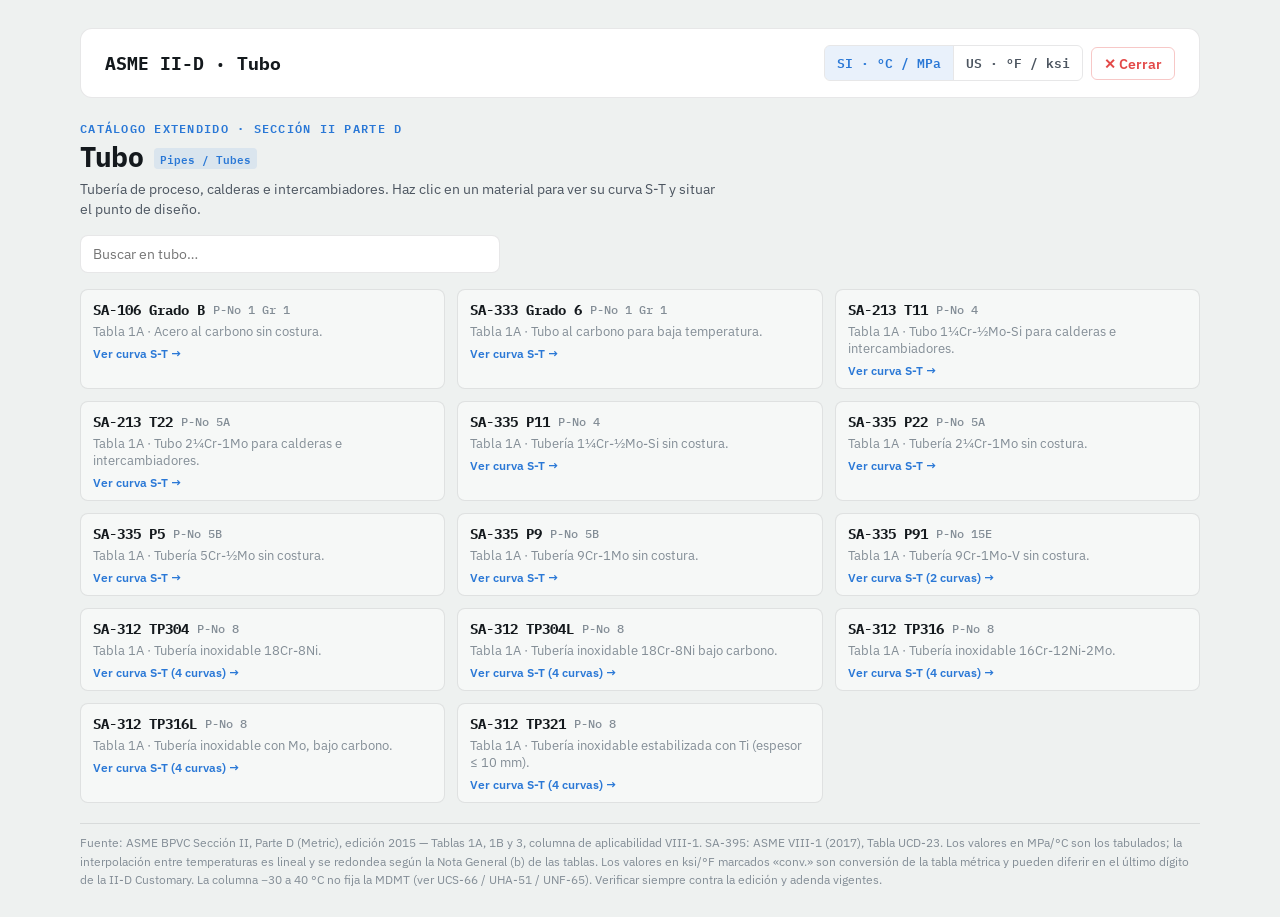
<file: tubo.html>
<!DOCTYPE html>
<html lang="es">
<head>
<meta charset="UTF-8">
<meta name="viewport" content="width=device-width, initial-scale=1.0">
<title>Tubo — Materiales ASME II-D</title>
<link rel="preconnect" href="https://fonts.googleapis.com">
<link rel="preconnect" href="https://fonts.gstatic.com" crossorigin>
<link rel="stylesheet" href="https://fonts.googleapis.com/css2?family=IBM+Plex+Sans:wght@400;500;600;700&family=IBM+Plex+Mono:wght@400;500;600&display=swap">
<link rel="stylesheet" href="asme.css">
</head>
<body>

<div class="wrap">
  <header>
    <div class="brand">ASME II-D · Tubo</div>
    <nav>
      <span class="units" role="group" aria-label="Sistema de unidades">
        <button id="u-si" class="active" onclick="setUnits('si')">SI · °C / MPa</button>
        <button id="u-us" onclick="setUnits('us')">US · °F / ksi</button>
      </span>
      <button class="btn-cerrar" onclick="cerrarPagina()" title="Cerrar y volver a index.html">✕ Cerrar</button>
    </nav>
  </header>

  <div id="view-catalog" class="catalog-view">
    <div>
      <div class="eyebrow">Catálogo extendido · Sección II Parte D</div>
      <div class="title-row"><h1>Tubo</h1><span class="badge">Pipes / Tubes</span></div>
      <div class="sub">Tubería de proceso, calderas e intercambiadores. Haz clic en un material para ver su curva S-T y situar el punto de diseño.</div>
    </div>
    <input class="search" id="search" type="search" placeholder="Buscar en tubo…" aria-label="Buscar material">
    <div class="items-grid" id="catalog-grid"></div>
    <div class="empty" id="no-hits" hidden>Ningún material coincide con la búsqueda.</div>
  </div>

  <div id="view-calc" class="calc-view" hidden>
    <div>
      <div class="eyebrow">Tubo · Tensión máxima admisible</div>
      <h1>Punto de diseño sobre la curva S&#8209;T</h1>
      <div class="sub" id="calc-sub"></div>
    </div>
    <div class="pickers">
      <div class="field">
        <label for="sel-mat">Material</label>
        <select id="sel-mat"></select>
      </div>
    </div>
    <div class="card" id="panel"></div>
  </div>

  <footer>
    Fuente: ASME BPVC Sección II, Parte D (Metric), edición 2015 — Tablas 1A, 1B y 3, columna de aplicabilidad VIII-1. SA-395: ASME VIII-1 (2017), Tabla UCD-23.
    Los valores en MPa/°C son los tabulados; la interpolación entre temperaturas es lineal y se redondea según la Nota General (b) de las tablas.
    Los valores en ksi/°F marcados «conv.» son conversión de la tabla métrica y pueden diferir en el último dígito de la II-D Customary.
    La columna −30 a 40 °C no fija la MDMT (ver UCS-66 / UHA-51 / UNF-65). Verificar siempre contra la edición y adenda vigentes.
  </footer>
</div>
<script>window.ASME_PAGE = { cat: 'tubo' };</script>
<script src="materiales.js"></script>
<script src="asme.js"></script>
</body>
</html>
</file>
<file: asme.css>
:root{
    color-scheme: light;
    --page:        #eef1f0;
    --card:        #ffffff;
    --card-2:      #f6f8f7;
    --ink:         #14191d;
    --ink-2:       #4c5560;
    --ink-mute:    #838d96;
    --accent:      #2a78d6;
    --accent-wash: rgba(42,120,214,0.10);
    --hairline:    #dfe4e2;
    --border:      rgba(20,25,29,0.10);
    --grid:        #e3e7e5;
    --curve2:      #eb6834;
    --curve3:      #1baf7a;
    --curve4:      #8a5cd6;
    --point:       #e34948;
    --warn:        #b5590b;
    --warn-bg:     #fbeee1;
  }
  @media (prefers-color-scheme: dark){
    :root:not([data-theme="light"]){
      color-scheme: dark;
      --page:        #0f1215;
      --card:        #171b1f;
      --card-2:      #1c2126;
      --ink:         #f2f4f5;
      --ink-2:       #b9c0c6;
      --ink-mute:    #838d96;
      --accent:      #3987e5;
      --accent-wash: rgba(57,135,229,0.16);
      --hairline:    #2a3036;
      --border:      rgba(255,255,255,0.10);
      --grid:        #262c31;
      --curve2:      #d95926;
      --curve3:      #199e70;
      --curve4:      #a07be0;
      --point:       #e66767;
      --warn:        #f0a959;
      --warn-bg:     rgba(240,169,89,0.12);
    }
  }

  *{ box-sizing:border-box; }
  body{
    background:var(--page);
    color:var(--ink);
    font-family:"IBM Plex Sans", system-ui, -apple-system, sans-serif;
    padding-block:28px;
    margin:0;
  }
  .wrap{
    max-width:1160px;
    margin:0 auto;
    padding-inline:20px;
    display:flex;
    flex-direction:column;
    gap:20px;
  }
  .mono{ font-family:"IBM Plex Mono", monospace; }

  header {
    display: flex;
    align-items: center;
    justify-content: space-between;
    flex-wrap: wrap;
    gap: 10px 16px;
    background: var(--card);
    border: 1px solid var(--border);
    border-radius: 12px;
    padding: 1rem 1.5rem;
  }
  header .brand {
    font-weight: 700;
    font-size: 1.1rem;
    font-family: "IBM Plex Mono", monospace;
  }
  nav {
    display: flex;
    align-items: center;
    flex-wrap: wrap;
    gap: 8px;
  }
  nav button {
    background: transparent;
    border: 1px solid var(--border);
    color: var(--ink-2);
    font-family: "IBM Plex Sans", sans-serif;
    font-size: 0.9rem;
    font-weight: 600;
    padding: 6px 12px;
    border-radius: 6px;
    cursor: pointer;
  }
  nav button:hover, nav button.active {
    background: var(--accent-wash);
    color: var(--accent);
    border-color: var(--accent);
  }
  nav button.btn-cerrar {
    color: var(--point);
    border-color: rgba(227, 73, 72, 0.3);
  }
  nav button.btn-cerrar:hover {
    background: rgba(227, 73, 72, 0.12);
    border-color: var(--point);
    color: var(--point);
  }
  .units {
    display: inline-flex;
    border: 1px solid var(--border);
    border-radius: 6px;
    overflow: hidden;
  }
  .units button {
    border: none;
    border-radius: 0;
    font-family: "IBM Plex Mono", monospace;
    font-size: 0.8rem;
  }
  .units button + button { border-left: 1px solid var(--border); }

  .eyebrow{
    font-family:"IBM Plex Mono", monospace;
    font-size:11.5px;
    letter-spacing:.11em;
    text-transform:uppercase;
    color:var(--accent);
    font-weight:600;
  }
  h1{
    font-size: clamp(22px, 3.5vw, 28px);
    line-height:1.1;
    font-weight:700;
    margin:4px 0 6px;
    letter-spacing:-0.01em;
  }
  .sub{
    color:var(--ink-2);
    font-size:13.5px;
    line-height:1.5;
    max-width:80ch;
  }

  .catalog-view, .calc-view { display: flex; flex-direction: column; gap: 16px; }
  .calc-view[hidden], .catalog-view[hidden] { display: none; }

  .search {
    width: 100%;
    max-width: 420px;
    font-family: "IBM Plex Sans", sans-serif;
    font-size: 14px;
    color: var(--ink);
    background: var(--card);
    border: 1px solid var(--border);
    border-radius: 8px;
    padding: 9px 12px;
  }
  .search:focus, select:focus, input:focus { outline: 2px solid var(--accent); outline-offset: 1px; }

  .grid-materiales {
    display: grid;
    grid-template-columns: repeat(auto-fit, minmax(320px, 1fr));
    gap: 1.25rem;
    align-items: start;
  }
  .cat-card {
    background: var(--card);
    border: 1px solid var(--border);
    border-radius: 12px;
    padding: 18px;
    display: flex;
    flex-direction: column;
    gap: 10px;
  }
  .cat-card.wide { grid-column: 1 / -1; }
  .cat-card.wide .items {
    display: grid;
    grid-template-columns: repeat(auto-fill, minmax(280px, 1fr));
    gap: 10px;
  }
  .cat-card .items { display: flex; flex-direction: column; gap: 10px; }
  .cat-card h3 {
    margin: 0;
    font-size: 1.1rem;
    color: var(--accent);
    display: flex;
    justify-content: space-between;
    align-items: center;
    gap: 8px;
  }
  .cat-card .subcat-desc { font-size: 0.84rem; color: var(--ink-mute); }
  .subhead {
    font-family: "IBM Plex Mono", monospace;
    font-size: 10.5px;
    letter-spacing: .08em;
    text-transform: uppercase;
    color: var(--ink-mute);
    margin-top: 6px;
    grid-column: 1 / -1;
  }
  .material-item {
    background: var(--card-2);
    border: 1px solid var(--border);
    border-radius: 8px;
    padding: 10px 12px;
    display: flex;
    flex-direction: column;
    gap: 4px;
    transition: border-color 0.15s;
    text-align: left;
    font: inherit;
    color: inherit;
    width: 100%;
  }
  .material-item.interactive { cursor: pointer; }
  .material-item.interactive:hover, .material-item.interactive:focus-visible { border-color: var(--accent); }
  .material-item[hidden] { display: none; }
  .mat-title {
    font-weight: 700;
    font-size: 0.9rem;
    font-family: "IBM Plex Mono", monospace;
    display: flex;
    justify-content: space-between;
    align-items: center;
    gap: 8px;
  }
  .mat-title span { font-weight: 500; font-size: 0.74rem; color: var(--ink-mute); white-space: nowrap; }
  .mat-details { font-size: 0.81rem; color: var(--ink-mute); }
  .action-hint { font-size: 0.75rem; color: var(--accent); font-weight: 600; margin-top: 2px; }
  .badge {
    font-size: 0.7rem;
    padding: 1px 6px;
    border-radius: 4px;
    background: rgba(42,120,214,0.1);
    color: var(--accent);
    font-family: "IBM Plex Mono", monospace;
    font-weight: 600;
    white-space: nowrap;
  }
  .empty { font-size: 0.85rem; color: var(--ink-mute); }

  .pickers {
    display: flex;
    flex-wrap: wrap;
    gap: 10px;
    background: var(--card-2);
    border: 1px solid var(--border);
    border-radius: 10px;
    padding: 10px;
  }
  .pickers .field { flex: 1 1 220px; }
  select {
    width: 100%;
    font-family: "IBM Plex Sans", sans-serif;
    font-size: 13.5px;
    font-weight: 600;
    color: var(--ink);
    background: var(--card);
    border: 1px solid var(--border);
    border-radius: 6px;
    padding: 7px 8px;
  }

  .card{
    background:var(--card);
    border:1px solid var(--border);
    border-radius:12px;
    padding:20px;
    display:flex;
    flex-direction:column;
    gap:14px;
  }
  .card-top-row {
    display: flex;
    justify-content: space-between;
    align-items: flex-start;
    gap: 12px;
  }
  .back-btn {
    background: var(--card-2);
    border: 1px solid var(--border);
    color: var(--accent);
    font-family: "IBM Plex Sans", sans-serif;
    font-size: 0.85rem;
    font-weight: 600;
    padding: 5px 10px;
    border-radius: 6px;
    cursor: pointer;
    flex-shrink: 0;
  }
  .back-btn:hover { background: var(--accent-wash); border-color: var(--accent); }

  .card-eyebrow{
    font-family:"IBM Plex Mono", monospace;
    font-size:10.5px;
    letter-spacing:.08em;
    text-transform:uppercase;
    color:var(--ink-mute);
  }
  .card-title{ font-size:20px; font-weight:700; }
  .idline{
    display:flex;
    flex-wrap:wrap;
    gap:6px;
    font-family:"IBM Plex Mono", monospace;
    font-size:11px;
    color:var(--ink-2);
    margin-top:4px;
  }
  .idline span{
    background:var(--card-2);
    border:1px solid var(--border);
    border-radius:5px;
    padding:2px 7px;
  }

  .body-row{ display:flex; gap:20px; flex-wrap:wrap; align-items:flex-start; }
  .side{ flex:1 1 280px; min-width:240px; display:flex; flex-direction:column; gap:12px; }
  .chart-col{ flex:2 1 400px; min-width:280px; }

  .inputs{
    display:flex;
    flex-direction:column;
    gap:10px;
    background:var(--card-2);
    border:1px solid var(--border);
    border-radius:9px;
    padding:12px;
  }
  .field{ display:flex; flex-direction:column; gap:4px; }
  .field label{ font-size:10.5px; color:var(--ink-mute); font-family:"IBM Plex Mono", monospace; }
  .field .in-row{ display:flex; align-items:center; gap:6px; }
  .field input[type=number]{
    width:100%;
    font-family:"IBM Plex Mono", monospace;
    font-size:14px;
    font-weight:600;
    color:var(--ink);
    background:var(--card);
    border:1px solid var(--border);
    border-radius:6px;
    padding:6px 8px;
  }
  .field .unit{ font-size:11.5px; color:var(--ink-mute); flex-shrink:0; min-width:28px; }
  .input-hint{ font-size:10px; color:var(--ink-mute); line-height:1.3; }

  .result{
    display:flex;
    align-items:baseline;
    justify-content:space-between;
    background:var(--accent-wash);
    border-radius:8px;
    padding:10px 12px;
  }
  .result .r-label{ font-size:11px; color:var(--ink-2); font-family:"IBM Plex Mono", monospace; }
  .result .r-value{ font-family:"IBM Plex Mono", monospace; font-weight:700; font-size:22px; color:var(--point); }
  .result .r-value small{ font-size:11px; font-weight:500; color:var(--ink-2); }
  .r-alt{ font-family:"IBM Plex Mono", monospace; font-size:11px; color:var(--ink-mute); text-align:right; margin-top:-6px; }

  svg{ display:block; width:100%; height:auto; overflow:visible; }
  .axis-label{ fill:var(--ink-mute); font-size:10.5px; font-family:"IBM Plex Mono", monospace; }
  .tick-label{ fill:var(--ink-mute); font-size:10px; font-family:"IBM Plex Mono", monospace; }
  .gridline{ stroke:var(--grid); stroke-width:1; shape-rendering:crispEdges; }
  .baseline{ stroke:var(--hairline); stroke-width:1; }
  .creep-line{ stroke:var(--ink-mute); stroke-width:1; stroke-dasharray:1 4; }
  .creep-label{ fill:var(--ink-mute); font-size:9.5px; font-family:"IBM Plex Mono", monospace; }

  .curve-line{ fill:none; stroke-linejoin:round; stroke-linecap:round; }
  .c-s1{ stroke:var(--accent); }
  .c-s2{ stroke:var(--curve2); }
  .c-s3{ stroke:var(--curve3); }
  .c-s4{ stroke:var(--curve4); }

  .hover-capture{ fill:transparent; }
  .hover-line{ stroke:var(--ink-mute); stroke-width:1; opacity:0; }
  .hover-dot{ fill:var(--card); stroke-width:2.25; opacity:0; }
  .hover-box{ opacity:0; pointer-events:none; }
  .hover-box rect{ fill:var(--ink); }
  .hover-box text{ fill:var(--card); font-family:"IBM Plex Mono", monospace; }
  .hover-box .hb-t{ font-size:10.5px; font-weight:600; }
  .hover-box .hb-s{ font-size:11px; font-weight:600; }

  .design-point{ fill:var(--point); stroke:var(--card); stroke-width:2.5; }
  .design-line{ stroke:var(--point); stroke-width:1; stroke-dasharray:2 3; opacity:.6; }

  .legend{
    display:flex;
    flex-direction:column;
    gap:5px;
    font-family:"IBM Plex Mono", monospace;
    font-size:10.5px;
    color:var(--ink-2);
  }
  .legend .lg{ display:flex; align-items:center; gap:6px; cursor:pointer; background:none; border:none; padding:0; font:inherit; color:inherit; text-align:left; }
  .legend .lg.on{ color:var(--ink); font-weight:600; }
  .legend .sw{ width:12px; height:3px; border-radius:2px; display:inline-block; flex-shrink:0; }
  .legend .sw.s1{ background:var(--accent); }
  .legend .sw.s2{ background:var(--curve2); }
  .legend .sw.s3{ background:var(--curve3); }
  .legend .sw.s4{ background:var(--curve4); }

  .status{
    font-size:11.5px;
    font-family:"IBM Plex Mono", monospace;
    padding:6px 8px;
    border-radius:6px;
    background:var(--card-2);
    color:var(--ink-2);
    border:1px solid var(--border);
    line-height:1.45;
  }
  .status.warn{ background:var(--warn-bg); color:var(--warn); border-color:transparent; }
  .notes{
    font-size:11.5px;
    color:var(--ink-2);
    line-height:1.5;
    border-top:1px solid var(--hairline);
    padding-top:10px;
  }
  .notes b{ font-family:"IBM Plex Mono", monospace; font-weight:600; color:var(--ink); }
  .notes ul{ margin:4px 0 0; padding-left:18px; }

  footer{
    font-size:11.5px;
    color:var(--ink-mute);
    line-height:1.6;
    padding-top:10px;
    border-top:1px solid var(--border);
  }
  a.hub-card { text-decoration: none; color: inherit; transition: border-color .15s, transform .15s; }
  a.hub-card:hover, a.hub-card:focus-visible { border-color: var(--accent); transform: translateY(-2px); }
  .hub-specs { font-family: "IBM Plex Mono", monospace; font-size: 0.78rem; color: var(--ink-2); line-height: 1.6; }
  .hub-foot { display: flex; justify-content: space-between; align-items: baseline; margin-top: auto; padding-top: 6px;
    border-top: 1px solid var(--hairline); font-size: 0.78rem; color: var(--ink-mute); font-family: "IBM Plex Mono", monospace; }
  .items-grid { display: grid; grid-template-columns: repeat(auto-fill, minmax(290px, 1fr)); gap: 12px; }
  .title-row { display: flex; align-items: center; gap: 10px; flex-wrap: wrap; }
  @media (prefers-reduced-motion: reduce){ a.hub-card { transition: none; } a.hub-card:hover { transform: none; } }


  a.hub-calc { border-color: var(--accent); background: linear-gradient(180deg, var(--accent-wash), var(--card) 60%); }
</file>
